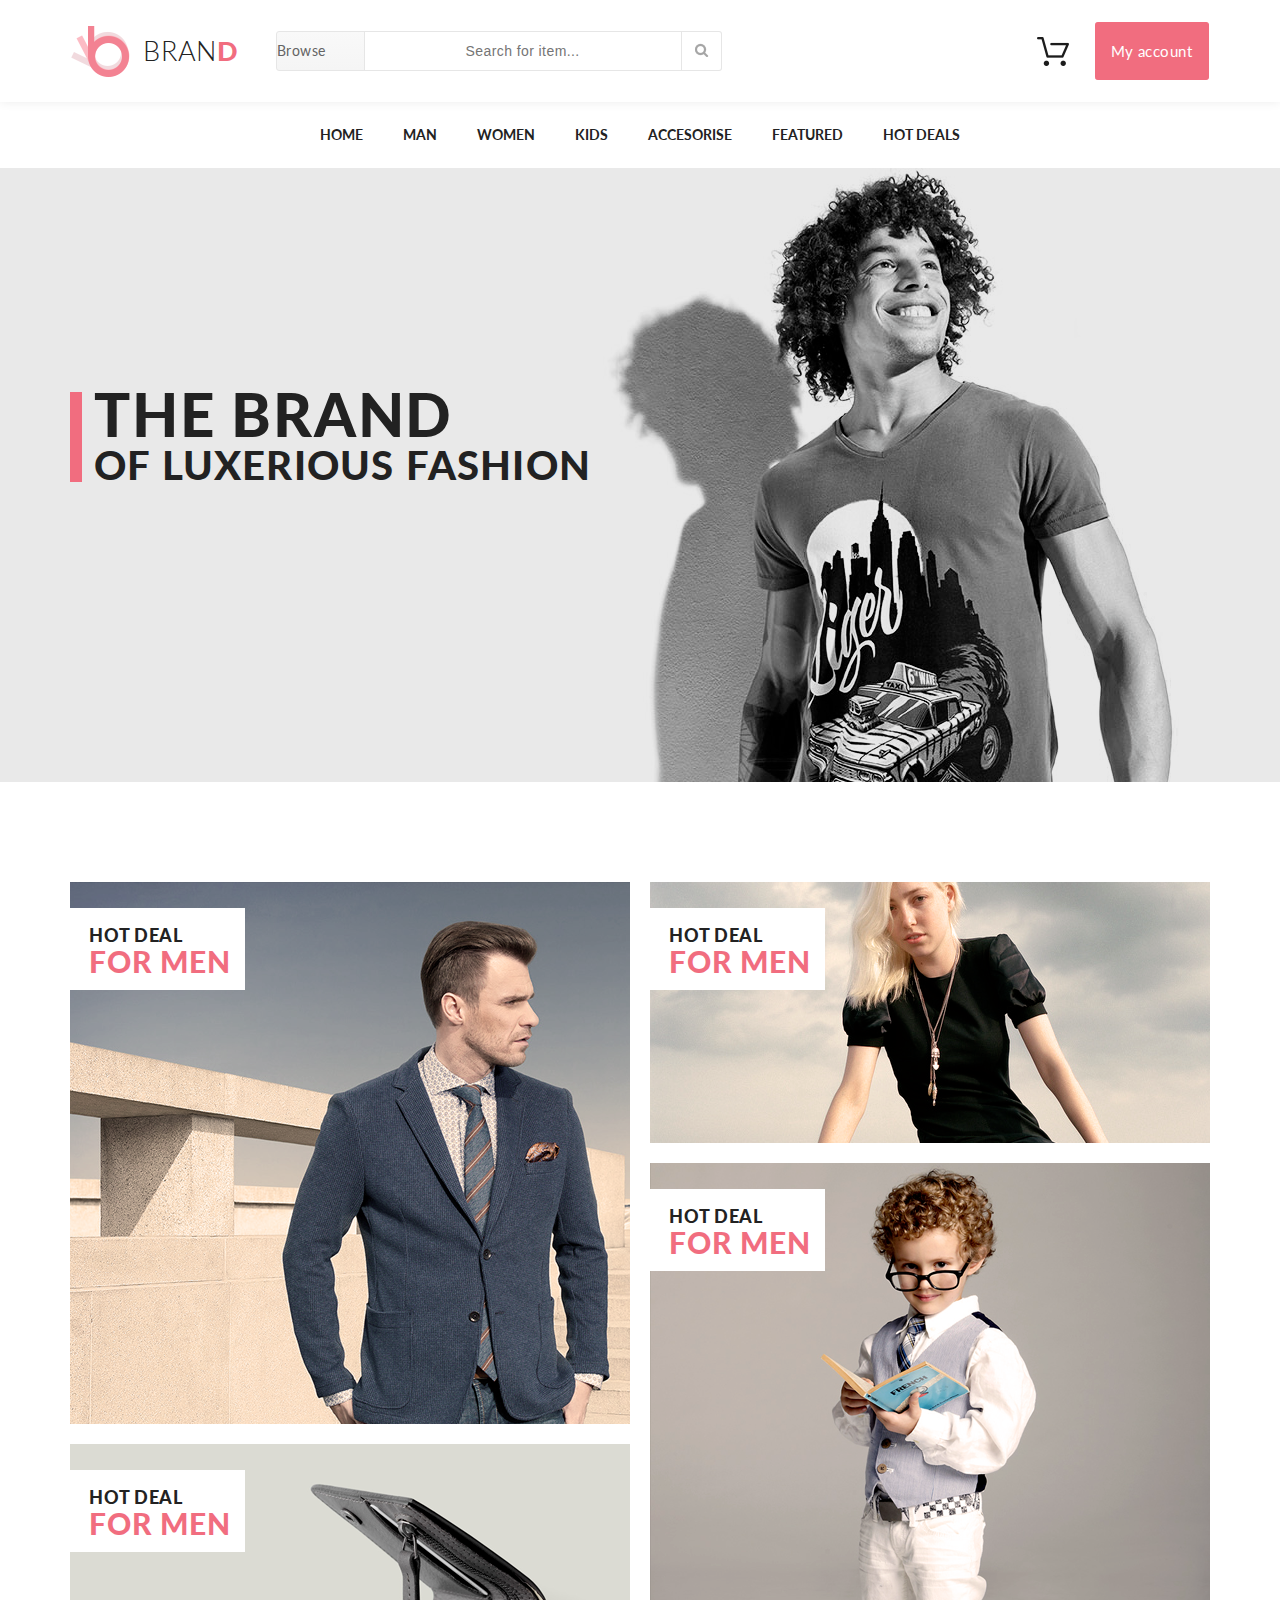
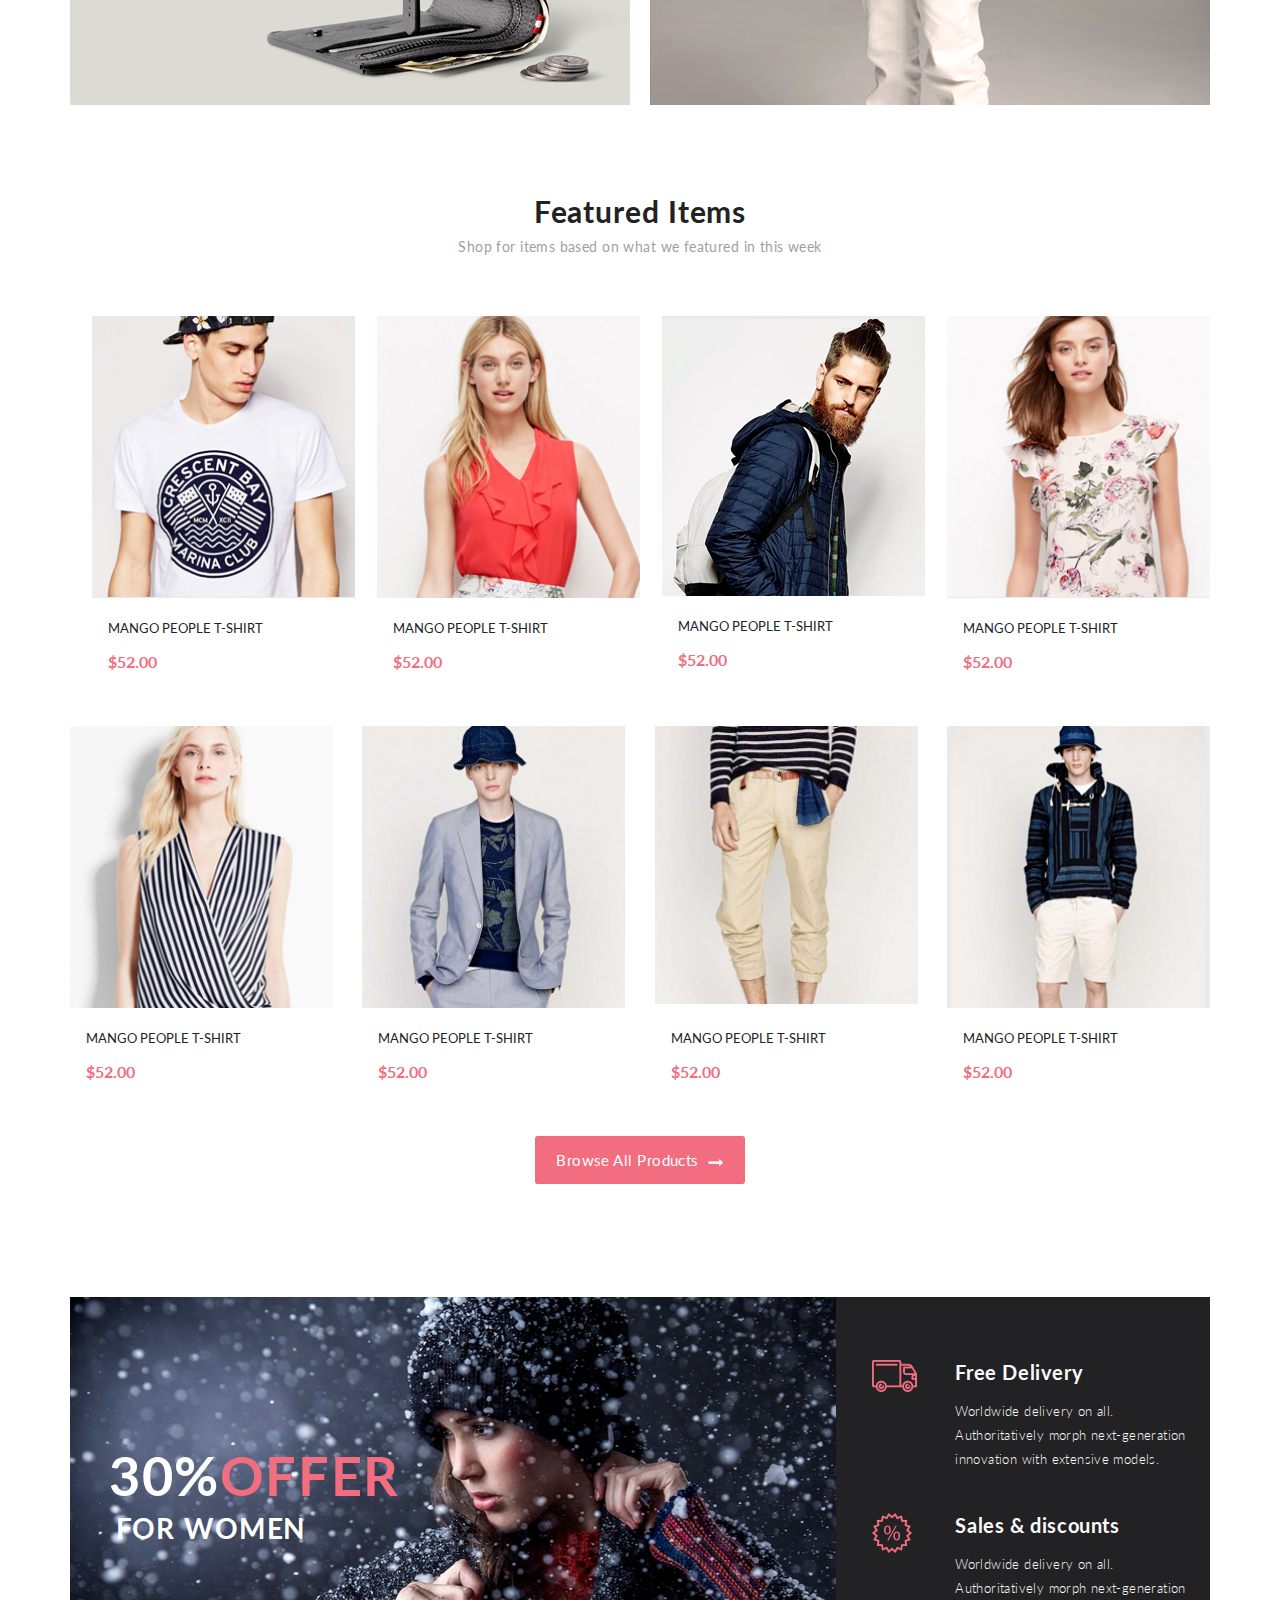
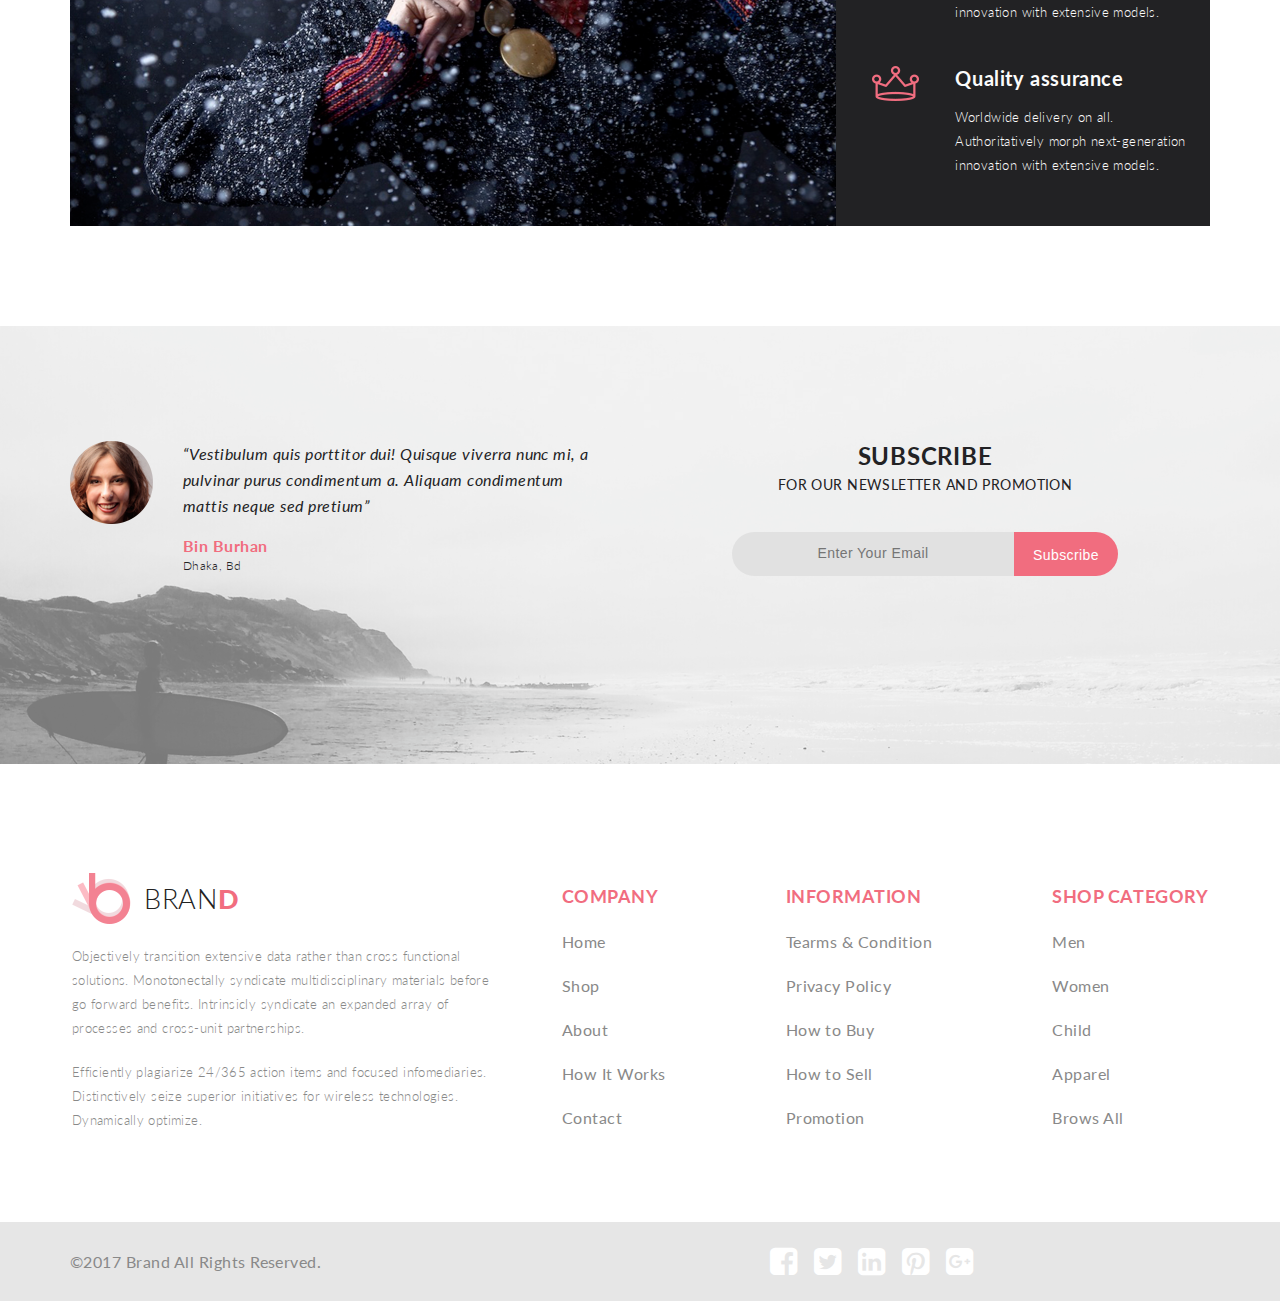
<file: GB__html__lessons/index.html>
<!DOCTYPE html>
<html lang="en">

<head>
    <meta charset="UTF-8">
    <meta name="viewport" content="width=device-width, initial-scale=1.0">
    <title>Main</title>
    <link href="https://fonts.googleapis.com/css?family=Lato:300,400,700,900&display=swap" rel="stylesheet">
    <link rel="stylesheet" href="font-awesome/css/font-awesome.min.css">



    <link rel="stylesheet" href="style.css">
</head>

<body>
    <div class="header center">
        <div class="header__left">
            <a href="" class="logo">
                <img class="logo__img" src="img/logo.png" alt="logo"></a>
            <a class="bran__letters" href="#">BRAN</a>
            <a class="d__letter" href="#">D</a>
            <form action="" class="header__form">
                <details class="browse">
                    <summary class="browse_button">Browse</summary>
                    <div class="drop">
                        <div class="drop__col">
                            <h3 class="drop__h3">Women</h3>
                            <ul class="drop__ul">
                                <li><a href="#" class="drop__a">Dresses</a></li>
                                <li><a href="#" class="drop__a">Tops</a></li>
                                <li><a href="#" class="drop__a">Sweaters/Knits</a></li>
                                <li><a href="#" class="drop__a">Jackets/Coats</a></li>
                                <li><a href="#" class="drop__a">Blazers</a></li>
                                <li><a href="#" class="drop__a">Denim</a></li>
                                <li><a href="#" class="drop__a">Leggings/Pants</a></li>
                                <li><a href="#" class="drop__a">Skirts/Shorts</a></li>
                                <li><a href="#" class="drop__a">Accessories</a></li>
                            </ul>
                        </div>
                    </div>
                </details>
                <input class="search__for" type="text" placeholder="Search for item...">
                <button class="search__icon"><img src="img/search.png"></button>
            </form>
        </div>
        <div class="header__right">
            <img class="header__cart" src="img/cart.png" alt="cart">
            <a class="button" href="">My account</a>
        </div>
    </div>
    <div class="nav">
        <ul class="menu center">
            <li class="menu__list"><a href="#" class="menu__link">Home</a></li>
            <li class="menu__list"><a href="#" class="menu__link">Man</a>
                <div class="drop">
                    <div class="drop__col">
                        <h3 class="drop__h3">Women</h3>
                        <ul class="drop__ul">
                            <li><a href="#" class="drop__a">Dresses</a></li>
                            <li><a href="#" class="drop__a">Tops</a></li>
                            <li><a href="#" class="drop__a">Sweaters/Knits</a></li>
                            <li><a href="#" class="drop__a">Jackets/Coats</a></li>
                            <li><a href="#" class="drop__a">Blazers</a></li>
                            <li><a href="#" class="drop__a">Denim</a></li>
                            <li><a href="#" class="drop__a">Leggings/Pants</a></li>
                            <li><a href="#" class="drop__a">Skirts/Shorts</a></li>
                            <li><a href="#" class="drop__a">Accessories</a></li>
                        </ul>

                    </div>
                    <div class="drop__col">
                        <h3 class="drop__h3">Women</h3>
                        <ul class="drop__ul">
                            <li><a href="#" class="drop__a">Dresses</a></li>
                            <li><a href="#" class="drop__a">Tops</a></li>
                            <li><a href="#" class="drop__a">Sweaters/Knits</a></li>
                            <li><a href="#" class="drop__a">Jackets/Coats</a></li>
                        </ul>
                    </div>
                    <div class="drop__col">
                        <h3 class="drop__h3">Women</h3>
                        <ul class="drop__ul">
                            <li><a href="#" class="drop__a">Dresses</a></li>
                            <li><a href="#" class="drop__a">Tops</a></li>
                            <li><a href="#" class="drop__a">Sweaters/Knits</a></li>
                            <li><a href="#" class="drop__a">Jackets/Coats</a></li>
                        </ul>
                    </div>

            </li>
            <li class="menu__list"><a href="#" class="menu__link">Women</a></li>
            <li class="menu__list"><a href="#" class="menu__link">Kids</a></li>
            <li class="menu__list"><a href="#" class="menu__link">Accesorise</a></li>
            <li class="menu__list"><a href="#" class="menu__link">Featured</a></li>
            <li class="menu__list"><a href="#" class="menu__link">Hot deals</a>
                <div class="drop drop_last">
                    <div class="drop__col">
                        <h3 class="drop__h3">Women</h3>
                        <ul class="drop__ul">
                            <li><a href="#" class="drop__a">Dresses</a></li>
                            <li><a href="#" class="drop__a">Tops</a></li>
                            <li><a href="#" class="drop__a">Sweaters/Knits</a></li>
                            <li><a href="#" class="drop__a">Jackets/Coats</a></li>
                            <li><a href="#" class="drop__a">Blazers</a></li>
                            <li><a href="#" class="drop__a">Denim</a></li>
                            <li><a href="#" class="drop__a">Leggings/Pants</a></li>
                            <li><a href="#" class="drop__a">Skirts/Shorts</a></li>
                            <li><a href="#" class="drop__a">Accessories</a></li>
                        </ul>

                    </div>
                    <div class="drop__col">
                        <h3 class="drop__h3">Women</h3>
                        <ul class="drop__ul">
                            <li><a href="#" class="drop__a">Dresses</a></li>
                            <li><a href="#" class="drop__a">Tops</a></li>
                            <li><a href="#" class="drop__a">Sweaters/Knits</a></li>
                            <li><a href="#" class="drop__a">Jackets/Coats</a></li>
                        </ul>
                    </div>
                    <div class="drop__col">
                        <h3 class="drop__h3">Women</h3>
                        <ul class="drop__ul">
                            <li><a href="#" class="drop__a">Dresses</a></li>
                            <li><a href="#" class="drop__a">Tops</a></li>
                            <li><a href="#" class="drop__a">Sweaters/Knits</a></li>
                            <li><a href="#" class="drop__a">Jackets/Coats</a></li>
                        </ul>
                    </div>

            </li>
        </ul>

    </div>
    <div class="promo center1">
        <div class="promo__content">
            <h1 class="promo__h1">THE BRAND</h1>
            <h2 class="promo__h2">OF LUXERIOUS FASHION</h2>
        </div>
    </div>
    <div class="offer center1">
        <div class="offer__box">
            <div class="offer__item offer__item_big">
                <div class="sticker">
                    <h4 class="promo__h4">hot deal</h4>
                    <h3 class="promo__h3">FOR MEN</h3>

                </div>
                <img src="img/suit_man.png" alt="photo">
            </div>
            <div class="offer__item">
                <div class="sticker">
                    <h4 class="promo__h4">hot deal</h4>
                    <h3 class="promo__h3">FOR MEN</h3>
                </div>
                <img src="img/accessorise.png" alt="photo" class="">
            </div>
        </div>

        <div class="offer__box">
            <div class="offer__item ">
                <div class="sticker">
                    <h4 class="promo__h4">hot deal</h4>
                    <h3 class="promo__h3">FOR MEN</h3>
                </div>
                <a href="#"><img src="img/blond_girl.png" alt="photo" class="">
            </div>
            <div class="offer__item offer__item_big">
                <div class="sticker">
                    <h4 class="promo__h4">hot deal</h4>
                    <h3 class="promo__h3">FOR MEN</h3>
                </div>
                <img src="img/kid_reading.png" alt="photo">
            </div>
        </div>
    </div>
    <div class="title_featured">
        <h5>Featured Items</h5>
        <p class="text">Shop for items based on what we featured in this week</p>
    </div>
    <div class="product__box center1">
        <div class="product center1">
            <a href="#"><img class="product__img" src="img/product-1.png" alt="photo product"></a>
            <div class="product__content">
                <a href="#" class="product__name">Mango People T-shirt</a>
                <p class="product__price">$52.00</p>
                <a href="#" class="product__add">Add to cart</a>
            </div>
        </div>
        <div class="product center1">
            <a href="#"><img class="product__img" src="img/girl_top_coral.png" alt="photo product"></a>
            <div class="product__content">
                <a href="#" class="product__name">Mango People T-shirt</a>
                <p class="product__price">$52.00</p>
                <a href="" class="product__add">Add to cart</a>
            </div>
        </div>
        <div class="product center1">
            <a href="#"><img class="product__img" src="img/hipster_boy.png" alt="photo product"></a>
            <div class="product__content">
                <a href="#" class="product__name">Mango People T-shirt</a>
                <p class="product__price">$52.00</p>
                <a href="" class="product__add">Add to cart</a>
            </div>
        </div>
        <div class="product center1">
            <a href="#"><img class="product__img" src="img/girl_floral_dress.png" alt="photo product"></a>
            <div class="product__content">
                <a href="#" class="product__name">Mango People T-shirt</a>
                <p class="product__price">$52.00</p>
                <a href="" class="product__add">Add to cart</a>
            </div>
        </div>
        <div class="product center1">
            <a href="#"><img class="product__img" src="img/girl_stripe_top.png" alt="photo product"></a>
            <div class="product__content">
                <a href="#" class="product__name">Mango People T-shirt</a>
                <p class="product__price">$52.00</p>
                <a href="" class="product__add">Add to cart</a>
            </div>
        </div>
        <div class="product center1">
            <a href="#"><img class="product__img" src="img/man_stupid_hat.png" alt="photo product"></a>
            <div class="product__content">
                <a href="#" class="product__name">Mango People T-shirt</a>
                <p class="product__price">$52.00</p>
                <a href="" class="product__add">Add to cart</a>
            </div>
        </div>
        <div class="product center1">
            <a href="#"><img class="product__img" src="img/chinos.png" alt="photo product"></a>
            <div class="product__content">
                <a href="#" class="product__name">Mango People T-shirt</a>
                <p class="product__price">$52.00</p>
                <a href="" class="product__add">Add to cart</a>
            </div>
        </div>
        <div class="product center1">
            <a href="#"><img class="product__img" src="img/man_short_pants.png" alt="photo product"></a>
            <div class="product__content">
                <a href="#" class="product__name">Mango People T-shirt</a>
                <p class="product__price">$52.00</p>
                <a href="" class="product__add">Add to cart</a>
            </div>
        </div>
    </div>
    <div class="button__arrow">
        <a class="button padding" href="#">Browse All Products<img class="arrow" src="img/arrow.png" alt="arrow"></a>
    </div>
    <div class="special__offer center1">
        <div class="special__box">
            <div class="special__box__text">
                <ul class="title">
                    <li class="title__1">30% </li>
                    <li class="title__1__pink">OFFER</li>
                </ul>
                <h3 class="title__2">FOR WOMEN</h3>
            </div>
        </div>
        <div class="content__advantages">
            <div class="content__advantages__container">
                <div class="content__advantages__box">
                    <div class="img__icon">
                        <img src="img/truck.png" alt="truck"></div>
                    <div class="text__content">
                        <section class="title__3">Free Delivery</section>
                        <article class="text__2">Worldwide delivery on all. Authoritatively morph next-generation
                            innovation with extensive models.
                        </article>
                    </div>
                </div>
                <div class="content__advantages__box">
                    <div class="img__icon"><img src="img/discount.png" alt="truck"></div>
                    <div class="text__content">
                        <section class="title__3">Sales & discounts</section>
                        <article class="text__2">Worldwide delivery on all. Authoritatively morph next-generation
                            innovation with extensive models.</article>
                    </div>
                </div>
                <div class="content__advantages__box">
                    <div class="img__icon">
                        <img src="img/crown.png" alt="truck">
                    </div>
                    <div class="text__content">
                        <section class="title__3">Quality assurance</section>
                        <article class="text__2">Worldwide delivery on all. Authoritatively morph next-generation
                            innovation
                            with extensive models.</article>
                    </div>
                </div>
            </div>
        </div>
    </div>
    <div class="subscribe">
        <div class="subscribe__container center1">
            <div class="feedback">
                <div class="feedback__avatar">
                    <img class="avatar" src="img/avatar.png" alt="avatar">
                </div>
                <div class="feedback__content">
                    <p class="text__3">“Vestibulum quis porttitor dui! Quisque viverra nunc mi, a pulvinar purus
                        condimentum
                        a.
                        Aliquam condimentum mattis neque sed pretium”</p>
                    <p class="name__text">Bin Burhan</p>
                    <p class="location__text">Dhaka, Bd</p>
                </div>

            </div>

            <div class="subscribe__box">
                <h6 class="title__4">Subscribe</h6>
                <p class="text__4">FOR OUR NEWSLETTER AND PROMOTION</p>
                <div class="subscribe__element">
                    <input class="subscribe__input" type="email" placeholder="Enter Your Email">
                    <button class="subscribe__button" type="submit" placeholder="Subscribe">Subscribe</button>
                </div>
            </div>
        </div>

    </div>
    <footer>
        <div class="footer__1 center">
            <div class="footer__left">
                <div class="logo__footer">
                    <a href="#" class="logo">
                        <img class="logo__img" src="img/logo.png" alt="logo"></a>
                    <a class="bran__letters" href="#">BRAN</a>
                    <a class="d__letter" href="#">D</a>
                </div>
                <p class="text__5">Objectively transition extensive data rather than cross functional solutions.
                    Monotonectally syndicate multidisciplinary materials before go forward benefits. Intrinsicly
                    syndicate
                    an expanded array of processes and cross-unit partnerships.<br>
                    <p class="text__5">Efficiently plagiarize 24/365
                        action items and focused infomediaries. Distinctively seize superior initiatives for wireless
                        technologies.
                        Dynamically optimize.</p>
            </div>
            <div class="footer__right">
                <div class="company">
                    <p class="title__5">COMPANY</p>
                    <ul class="footer__menu">
                        <li class="footer__menu"><a href="#" class="footer__menu">Home</a></li>
                        <li class="footer__menu"><a href="#" class="footer__menu">Shop</a></li>
                        <li class="footer__menu"><a href="#" class="footer__menu">About</a></li>
                        <li class="footer__menu"><a href="#" class="footer__menu">How It Works</a></li>
                        <li class="footer__menu"><a href="#" class="footer__menu">Contact</a></li>
                    </ul>
                </div>
                <div class="information">
                    <p class="title__5">INFORMATION</p>
                    <ul class="footer__menu">
                        <li class="footer__menu"><a href="#" class="footer__menu">Tearms & Condition</a></li>
                        <li class="footer__menu"><a href="#" class="footer__menu">Privacy Policy</a></li>
                        <li class="footer__menu"><a href="#" class="footer__menu">How to Buy</a></li>
                        <li class="footer__menu"><a href="#" class="footer__menu">How to Sell</a></li>
                        <li class="footer__menu"><a href="#" class="footer__menu">Promotion</a></li>
                    </ul>
                </div>
                <div class="shop__category">
                    <p class="title__5">SHOP CATEGORY</p>
                    <ul class="footer__menu">
                        <li class="footer__menu"><a href="#" class="footer__menu">Men</a></li>
                        <li class="footer__menu"><a href="#" class="footer__menu">Women</a></li>
                        <li class="footer__menu"><a href="#" class="footer__menu">Child</a></li>
                        <li class="footer__menu"><a href="#" class="footer__menu">Apparel</a></li>
                        <li class="footer__menu"><a href="#" class="footer__menu">Brows All</a></li>
                    </ul>

                </div>
            </div>
        </div>
        <div class="footer__2 center">
            <p class="copyright">2017 Brand All Rights Reserved.</p>
            <div class="social__networks">
                <a href="#" class="social__icon"><i class="fa fa-facebook-square fa-fw" aria-hidden="true"></i></a>
                <a href="#" class="social__icon"><i class="fa fa-twitter-square fa-fw" aria-hidden="true"></i></a>
                <a href="#" class="social__icon"><i class="fa fa-linkedin-square fa-fw" aria-hidden="true"></i></a>
                <a href="#" class="social__icon"><i class="fa fa-pinterest-square fa-fw" aria-hidden="true"></i></a>
                <a href="#" class="social__icon"><i class="fa fa-google-plus-square fa-fw" aria-hidden="true"></i></a>
            </div>
        </div>
    </footer>
</body>

</html>
</file>
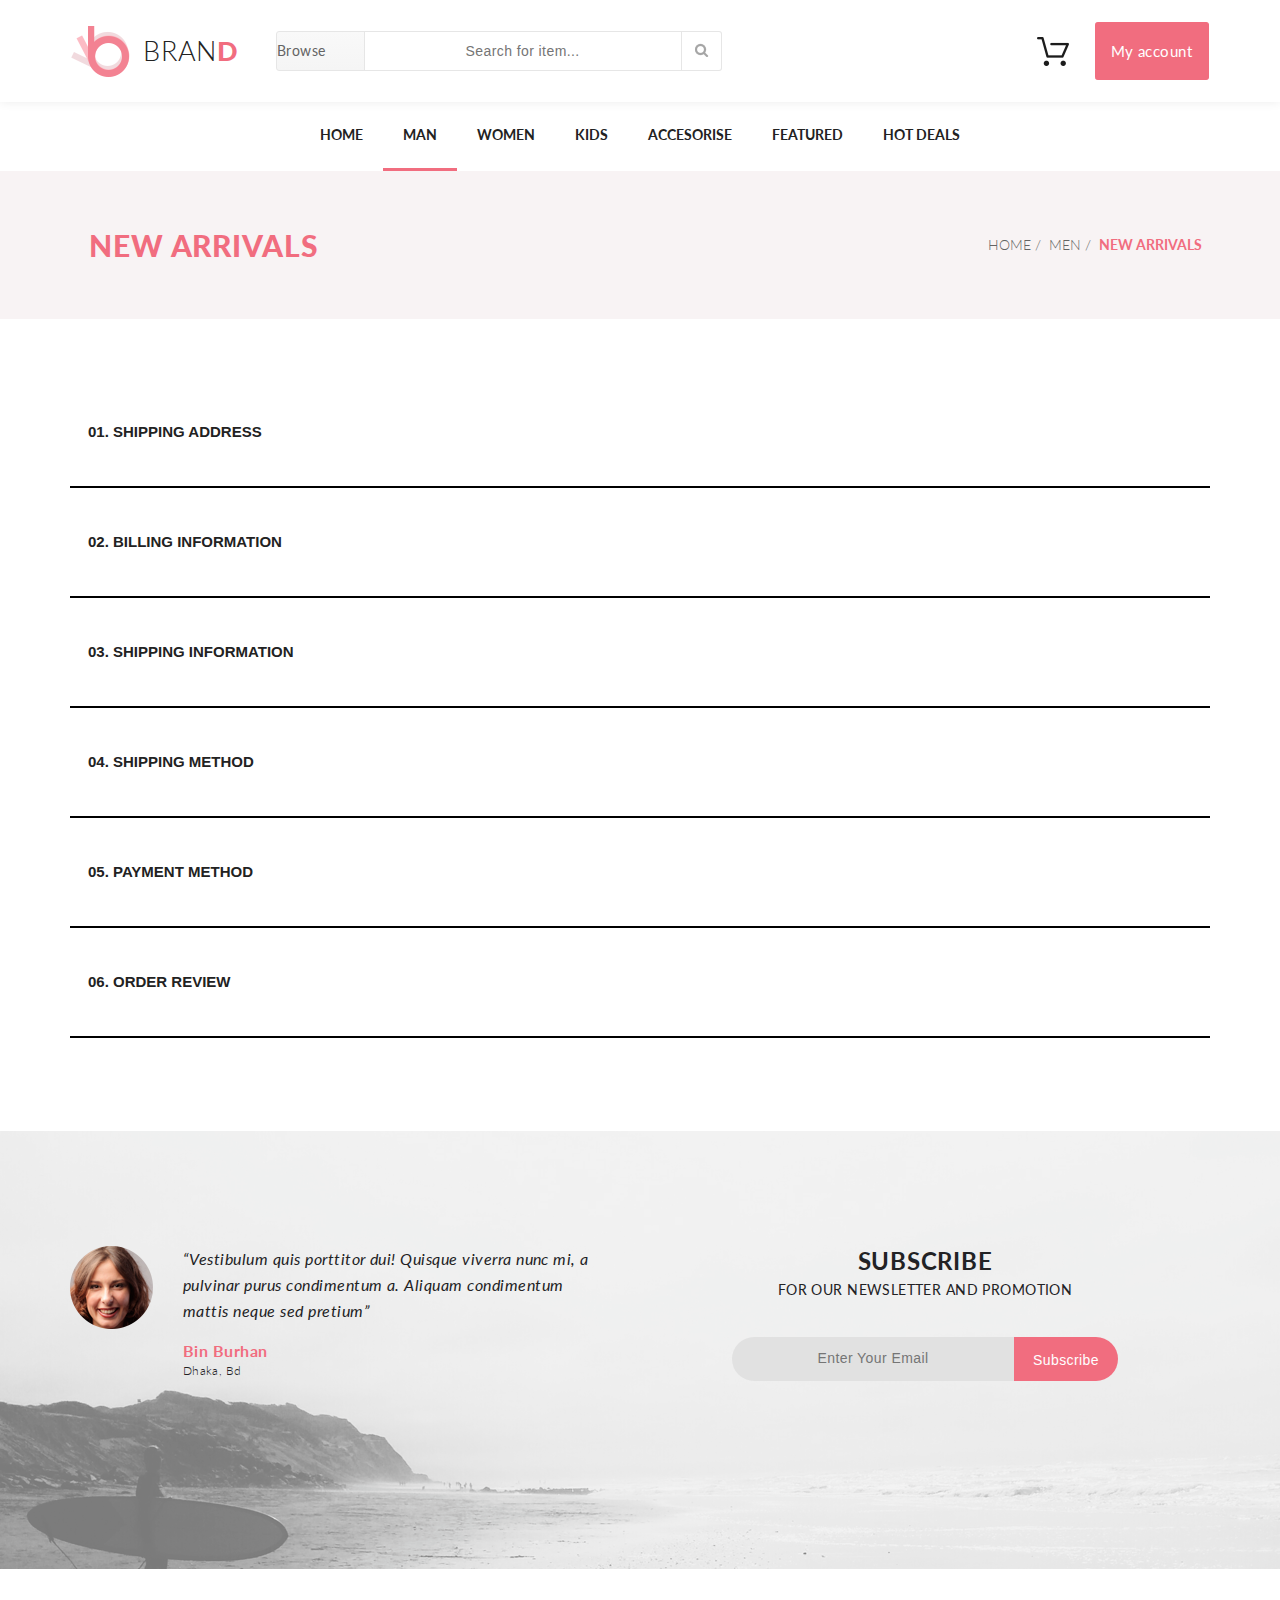
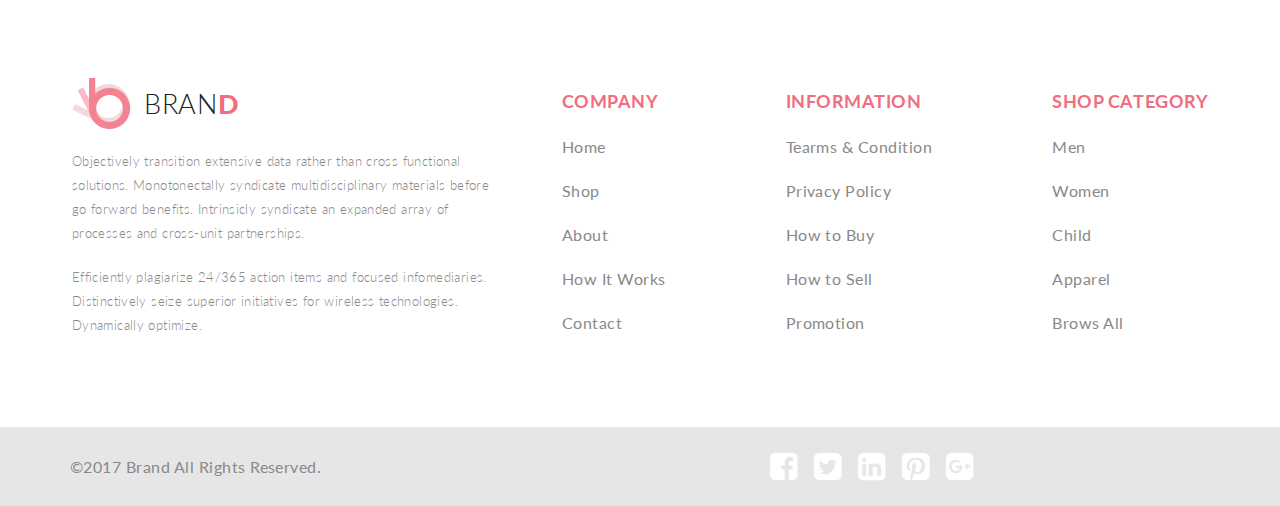
<file: GB__html__lessons/Checkout.html>
<!DOCTYPE html>
<html lang="en">

<head>
    <meta charset="UTF-8">
    <meta name="viewport" content="width=device-width, initial-scale=1.0">
    <title>Checkout</title>
    <link href="https://fonts.googleapis.com/css?family=Lato:300,400,700,900&display=swap" rel="stylesheet">
    <link rel="stylesheet" href="font-awesome/css/font-awesome.min.css">



    <link rel="stylesheet" href="style.css">
</head>

<body>
    <div class="header center">
        <div class="header__left">
            <a href="" class="logo">
                <img class="logo__img" src="img/logo.png" alt="logo"></a>
            <a class="bran__letters" href="#">BRAN</a>
            <a class="d__letter" href="#">D</a>
            <form action="" class="header__form">
                <details class="browse">
                    <summary class="browse_button">Browse</summary>
                    <div class="drop">
                        <div class="drop__col">
                            <h3 class="drop__h3">Women</h3>
                            <ul class="drop__ul">
                                <li><a href="#" class="drop__a">Dresses</a></li>
                                <li><a href="#" class="drop__a">Tops</a></li>
                                <li><a href="#" class="drop__a">Sweaters/Knits</a></li>
                                <li><a href="#" class="drop__a">Jackets/Coats</a></li>
                                <li><a href="#" class="drop__a">Blazers</a></li>
                                <li><a href="#" class="drop__a">Denim</a></li>
                                <li><a href="#" class="drop__a">Leggings/Pants</a></li>
                                <li><a href="#" class="drop__a">Skirts/Shorts</a></li>
                                <li><a href="#" class="drop__a">Accessories</a></li>
                            </ul>
                        </div>
                    </div>
                </details>
                <input class="search__for" type="text" placeholder="Search for item...">
                <button class="search__icon"><img src="img/search.png"></button>
            </form>
        </div>
        <div class="header__right">
            <img class="header__cart" src="img/cart.png" alt="cart">
            <a class="button" href="">My account</a>
        </div>
    </div>
    <div class="nav">
        <ul class="menu center">
            <li class="menu__list"><a href="#" class="menu__link">Home</a></li>
            <li class="menu__list"><a href="#" class="menu__link active__menu">Man</a>
                <div class="drop">
                    <div class="drop__col">
                        <h3 class="drop__h3">Women</h3>
                        <ul class="drop__ul">
                            <li><a href="#" class="drop__a">Dresses</a></li>
                            <li><a href="#" class="drop__a">Tops</a></li>
                            <li><a href="#" class="drop__a">Sweaters/Knits</a></li>
                            <li><a href="#" class="drop__a">Jackets/Coats</a></li>
                            <li><a href="#" class="drop__a">Blazers</a></li>
                            <li><a href="#" class="drop__a">Denim</a></li>
                            <li><a href="#" class="drop__a">Leggings/Pants</a></li>
                            <li><a href="#" class="drop__a">Skirts/Shorts</a></li>
                            <li><a href="#" class="drop__a">Accessories</a></li>
                        </ul>

                    </div>
                    <div class="drop__col">
                        <h3 class="drop__h3">Women</h3>
                        <ul class="drop__ul">
                            <li><a href="#" class="drop__a">Dresses</a></li>
                            <li><a href="#" class="drop__a">Tops</a></li>
                            <li><a href="#" class="drop__a">Sweaters/Knits</a></li>
                            <li><a href="#" class="drop__a">Jackets/Coats</a></li>
                        </ul>
                    </div>
                    <div class="drop__col">
                        <h3 class="drop__h3">Women</h3>
                        <ul class="drop__ul">
                            <li><a href="#" class="drop__a">Dresses</a></li>
                            <li><a href="#" class="drop__a">Tops</a></li>
                            <li><a href="#" class="drop__a">Sweaters/Knits</a></li>
                            <li><a href="#" class="drop__a">Jackets/Coats</a></li>
                        </ul>
                    </div>

            </li>
            <li class="menu__list"><a href="#" class="menu__link">Women</a></li>
            <li class="menu__list"><a href="#" class="menu__link">Kids</a></li>
            <li class="menu__list"><a href="#" class="menu__link">Accesorise</a></li>
            <li class="menu__list"><a href="#" class="menu__link">Featured</a></li>
            <li class="menu__list"><a href="#" class="menu__link">Hot deals</a>
                <div class="drop drop_last">
                    <div class="drop__col">
                        <h3 class="drop__h3">Women</h3>
                        <ul class="drop__ul">
                            <li><a href="#" class="drop__a">Dresses</a></li>
                            <li><a href="#" class="drop__a">Tops</a></li>
                            <li><a href="#" class="drop__a">Sweaters/Knits</a></li>
                            <li><a href="#" class="drop__a">Jackets/Coats</a></li>
                            <li><a href="#" class="drop__a">Blazers</a></li>
                            <li><a href="#" class="drop__a">Denim</a></li>
                            <li><a href="#" class="drop__a">Leggings/Pants</a></li>
                            <li><a href="#" class="drop__a">Skirts/Shorts</a></li>
                            <li><a href="#" class="drop__a">Accessories</a></li>
                        </ul>

                    </div>
                    <div class="drop__col">
                        <h3 class="drop__h3">Women</h3>
                        <ul class="drop__ul">
                            <li><a href="#" class="drop__a">Dresses</a></li>
                            <li><a href="#" class="drop__a">Tops</a></li>
                            <li><a href="#" class="drop__a">Sweaters/Knits</a></li>
                            <li><a href="#" class="drop__a">Jackets/Coats</a></li>
                        </ul>
                    </div>
                    <div class="drop__col">
                        <h3 class="drop__h3">Women</h3>
                        <ul class="drop__ul">
                            <li><a href="#" class="drop__a">Dresses</a></li>
                            <li><a href="#" class="drop__a">Tops</a></li>
                            <li><a href="#" class="drop__a">Sweaters/Knits</a></li>
                            <li><a href="#" class="drop__a">Jackets/Coats</a></li>
                        </ul>
                    </div>

            </li>
        </ul>

    </div>
    <main>
        <div class="product__header center">
            <p class="catalog__h3">New Arrivals</p>
            <ul class="breadcrumbs__list">
                <li class="breadcrumbs"><a href="#" class="breadcrumbs">Home /</a></li>
                <li class="breadcrumbs"><a href="#" class="breadcrumbs">Men /</a></li>
                <li class="breadcrumbs"><a href="#" class="breadcrumbs current">New Arrivals</a></li>
            </ul>
        </div>
        <div class="accordion__wrap center">
            <button class="accordion">01. Shipping Address</button>
            <div class="panel">
                <div class="checkout__item1">
                    <h6 class="checkout__title">Check as a guest or register</h6>
                    <p class="checkout__text">Register with us for future convenience</p>
                    <div class="control">
                        <label class="radio">
                          <input type="radio" name="answer">
                          checkout as guest
                        </label>
                        <label class="radio">
                          <input type="radio" name="answer">
                          register
                        </label>
                      </div>
                      <h6 class="checkout__title">Register and save time!</h6>
                      <p class="checkout__text"><i class="fa fa-angle-double-right fa-inverse2" aria-hidden="true"></i></i>Register with us for future convenience</p>
                      <p class="checkout__text"><i class="fa fa-angle-double-right fa-inverse2" aria-hidden="true"></i></i>Fast and easy checkout</p>
                      <p class="checkout__text line-height">Easy access to your order history and status</p>
                      <button class="button__cart">Continue</button>                                         
                </div>
                <div class="checkout__item2">
                    <h6 class="checkout__title">Already registered?</h6>
                    <p class="checkout__text">Please log in below</p>
                    <label class="checkout__label">EMAIL ADDRESS</label>
                    <input type="email" class="checkout__input" placeholder="" label="EMAIL ADDRESS">
                    <label class="checkout__label">PASSWORD</label>
                    <input type="password" class="checkout__input" placeholder="" label="PASSWORD">                
                    <p class="text__alert">* Required Fileds</p>
                    <div class="button__wrap">
                        <button class="button__cart">Log in</button>
                    <a href="#" class="checkout__link">Forgot Password ?</a>
                    </div>                  
                </div>
            </div>

            <button open class="accordion">02. BILLING INFORMATION</button>
            <div class="panel">
                <p>Lorem ipsum dolor sit amet, consectetur adipisicing elit, sed do eiusmod tempor incididunt ut labore et
                    dolore magna aliqua. Ut enim ad minim veniam, quis nostrud exercitation ullamco laboris nisi ut aliquip
                    ex ea commodo consequat.</p>
            </div>
            <button class="accordion">03. SHIPPING INFORMATION</button>
            <div class="panel">
                <p>Lorem ipsum dolor sit amet, consectetur adipisicing elit, sed do eiusmod tempor incididunt ut labore et
                    dolore magna aliqua. Ut enim ad minim veniam, quis nostrud exercitation ullamco laboris nisi ut aliquip
                    ex ea commodo consequat.</p>
            </div>
            <button class="accordion">04. SHIPPING METHOD</button>
            <div class="panel">
                <p>Lorem ipsum dolor sit amet, consectetur adipisicing elit, sed do eiusmod tempor incididunt ut labore et
                    dolore magna aliqua. Ut enim ad minim veniam, quis nostrud exercitation ullamco laboris nisi ut aliquip
                    ex ea commodo consequat.</p>
            </div>
            <button class="accordion">05. PAYMENT METHOD</button>
            <div class="panel">
                <p>Lorem ipsum dolor sit amet, consectetur adipisicing elit, sed do eiusmod tempor incididunt ut labore et
                    dolore magna aliqua. Ut enim ad minim veniam, quis nostrud exercitation ullamco laboris nisi ut aliquip
                    ex ea commodo consequat.</p>
            </div>            
            <button class="accordion">06. ORDER REVIEW</button>
            <div class="panel">
                <p>Lorem ipsum dolor sit amet, consectetur adipisicing elit, sed do eiusmod tempor incididunt ut labore et
                    dolore magna aliqua. Ut enim ad minim veniam, quis nostrud exercitation ullamco laboris nisi ut aliquip
                    ex ea commodo consequat.</p>
            </div>

            <script>
                var acc = document.getElementsByClassName("accordion");
                var i;

                for (i = 0; i < acc.length; i++) {
                    acc[i].addEventListener("click", function () {
                        this.classList.toggle("active");
                        var panel = this.nextElementSibling;
                        if (panel.style.maxHeight) {
                            panel.style.maxHeight = null;
                        } else {
                            panel.style.maxHeight = panel.scrollHeight + "100px";
                        }
                    });
                }
            </script>
        </div>
        <div class="subscribe">
            <div class="subscribe__container center1">
                <div class="feedback">
                    <div class="feedback__avatar">
                        <img class="avatar" src="img/avatar.png" alt="avatar">
                    </div>
                    <div class="feedback__content">
                        <p class="text__3">“Vestibulum quis porttitor dui! Quisque viverra nunc mi, a pulvinar purus
                            condimentum
                            a.
                            Aliquam condimentum mattis neque sed pretium”</p>
                        <p class="name__text">Bin Burhan</p>
                        <p class="location__text">Dhaka, Bd</p>
                    </div>

                </div>
                <div class="subscribe__box">
                    <h6 class="title__4">Subscribe</h6>
                    <p class="text__4">FOR OUR NEWSLETTER AND PROMOTION</p>
                    <div class="subscribe__element">
                        <input class="subscribe__input" type="email" placeholder="Enter Your Email">
                        <button class="subscribe__button" type="submit" placeholder="Subscribe">Subscribe</button>
                    </div>
                </div>
            </div>

        </div>
    </main>
    <footer>
        <div class="footer__1 center">
            <div class="footer__left">
                <div class="logo__footer">
                    <a href="#" class="logo">
                        <img class="logo__img" src="img/logo.png" alt="logo"></a>
                    <a class="bran__letters" href="#">BRAN</a>
                    <a class="d__letter" href="#">D</a>
                </div>
                <p class="text__5">Objectively transition extensive data rather than cross functional solutions.
                    Monotonectally syndicate multidisciplinary materials before go forward benefits. Intrinsicly
                    syndicate
                    an expanded array of processes and cross-unit partnerships.<br>
                    <p class="text__5">Efficiently plagiarize 24/365
                        action items and focused infomediaries. Distinctively seize superior initiatives for
                        wireless
                        technologies.
                        Dynamically optimize.</p>
            </div>
            <div class="footer__right">
                <div class="company">
                    <p class="title__5">COMPANY</p>
                    <ul class="footer__menu">
                        <li class="footer__menu"><a href="#" class="footer__menu">Home</a></li>
                        <li class="footer__menu"><a href="#" class="footer__menu">Shop</a></li>
                        <li class="footer__menu"><a href="#" class="footer__menu">About</a></li>
                        <li class="footer__menu"><a href="#" class="footer__menu">How It Works</a></li>
                        <li class="footer__menu"><a href="#" class="footer__menu">Contact</a></li>
                    </ul>
                </div>
                <div class="information">
                    <p class="title__5">INFORMATION</p>
                    <ul class="footer__menu">
                        <li class="footer__menu"><a href="#" class="footer__menu">Tearms & Condition</a></li>
                        <li class="footer__menu"><a href="#" class="footer__menu">Privacy Policy</a></li>
                        <li class="footer__menu"><a href="#" class="footer__menu">How to Buy</a></li>
                        <li class="footer__menu"><a href="#" class="footer__menu">How to Sell</a></li>
                        <li class="footer__menu"><a href="#" class="footer__menu">Promotion</a></li>
                    </ul>
                </div>
                <div class="shop__category">
                    <p class="title__5">SHOP CATEGORY</p>
                    <ul class="footer__menu">
                        <li class="footer__menu"><a href="#" class="footer__menu">Men</a></li>
                        <li class="footer__menu"><a href="#" class="footer__menu">Women</a></li>
                        <li class="footer__menu"><a href="#" class="footer__menu">Child</a></li>
                        <li class="footer__menu"><a href="#" class="footer__menu">Apparel</a></li>
                        <li class="footer__menu"><a href="#" class="footer__menu">Brows All</a></li>
                    </ul>

                </div>
            </div>
        </div>
        <div class="footer__2 center">
            <p class="copyright">2017 Brand All Rights Reserved.</p>
            <div class="social__networks">
                <a href="#" class="social__icon"><i class="fa fa-facebook-square fa-fw" aria-hidden="true"></i></a>
                <a href="#" class="social__icon"><i class="fa fa-twitter-square fa-fw" aria-hidden="true"></i></a>
                <a href="#" class="social__icon"><i class="fa fa-linkedin-square fa-fw" aria-hidden="true"></i></a>
                <a href="#" class="social__icon"><i class="fa fa-pinterest-square fa-fw" aria-hidden="true"></i></a>
                <a href="#" class="social__icon"><i class="fa fa-google-plus-square fa-fw" aria-hidden="true"></i></a>
            </div>
        </div>
    </footer>
</body>

</html>
</file>
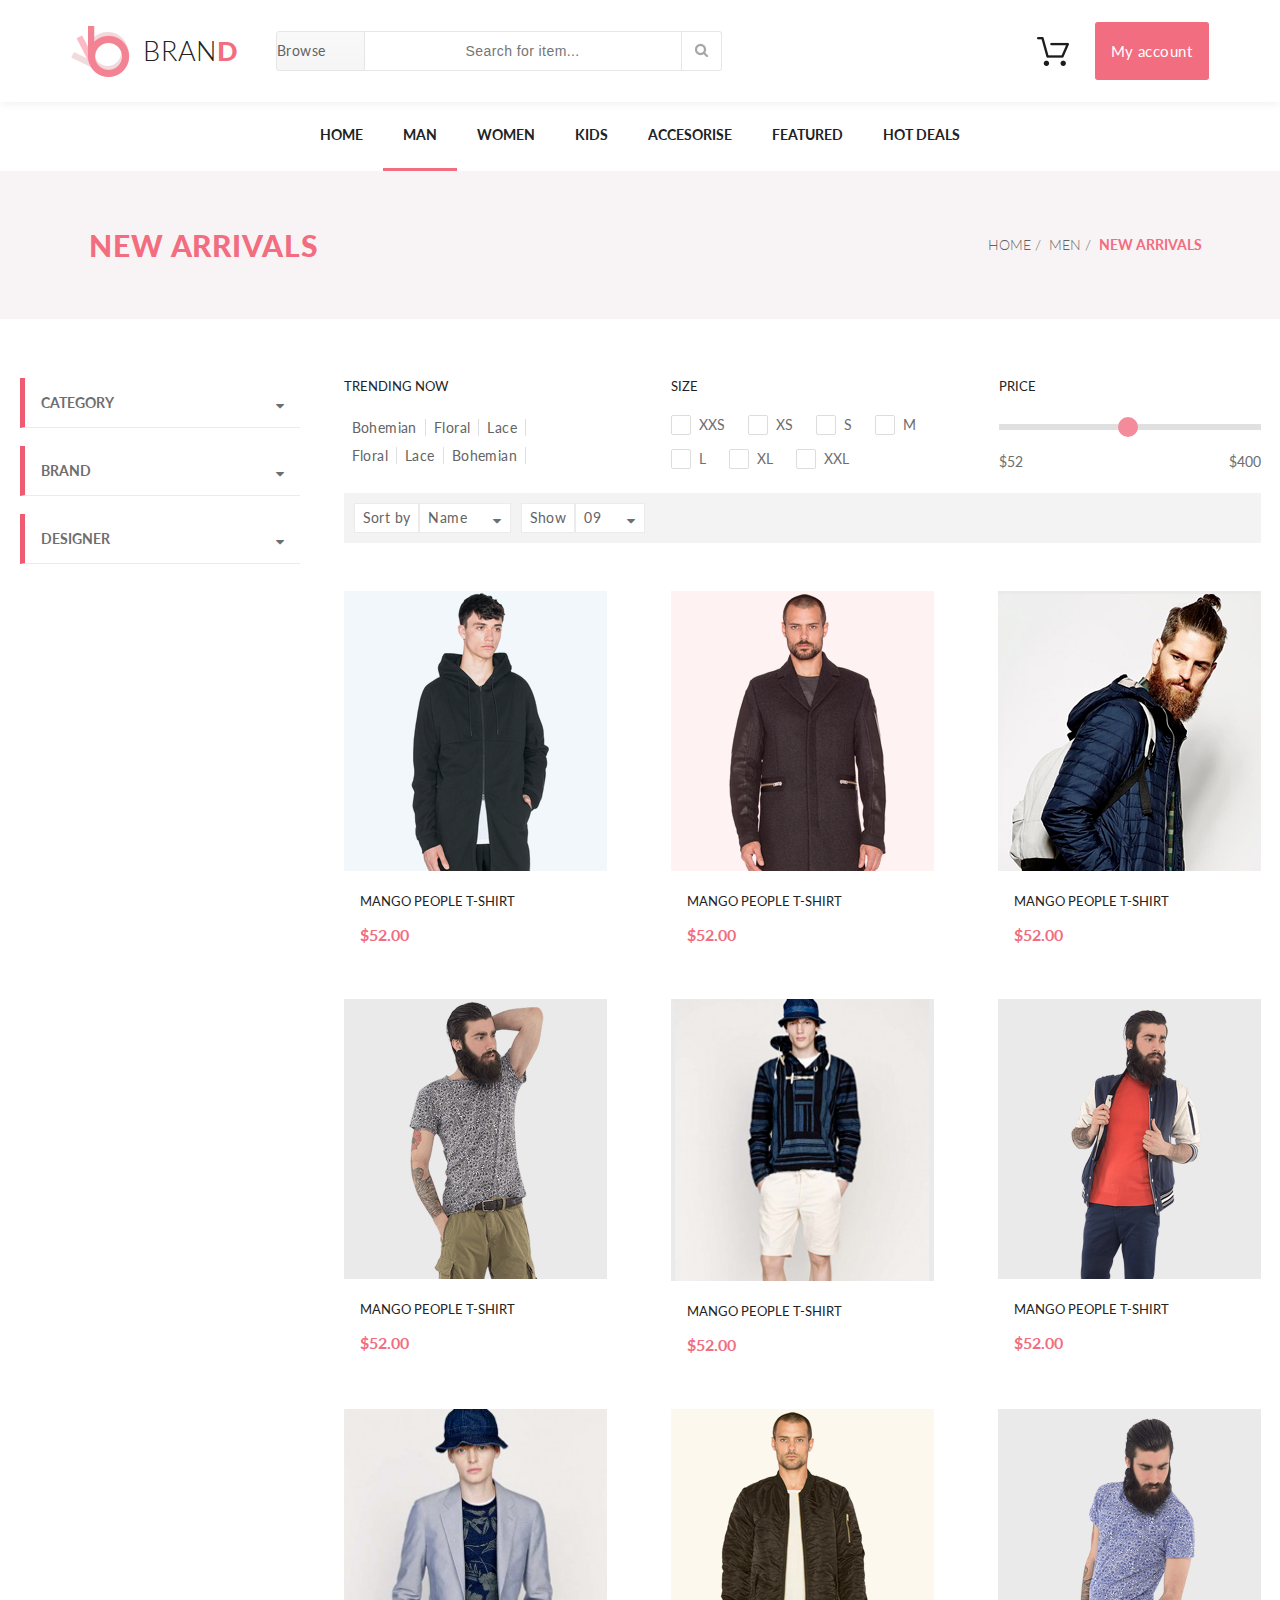
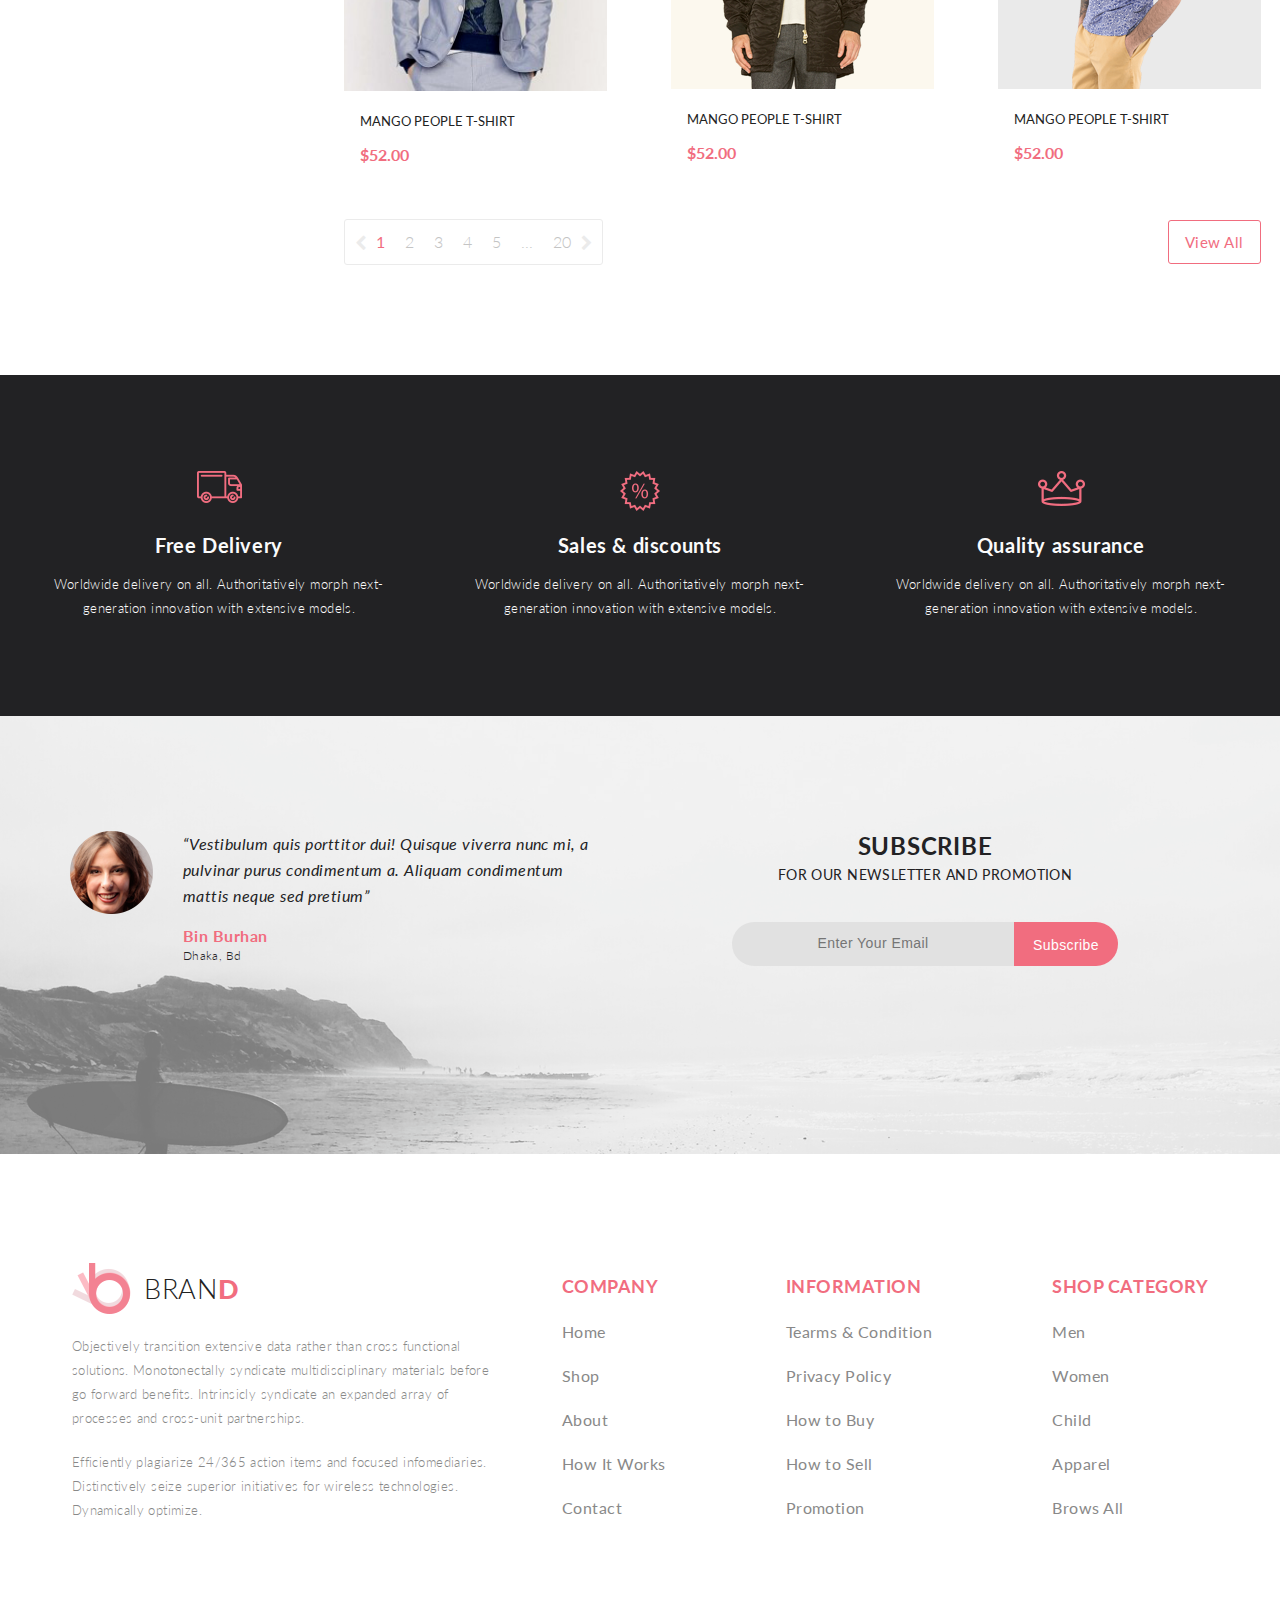
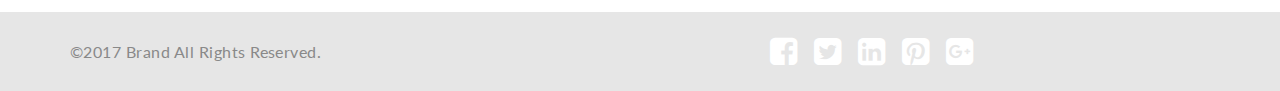
<file: GB__html__lessons/Product.html>
<!DOCTYPE html>
<html lang="en">

<head>
    <meta charset="UTF-8">
    <meta name="viewport" content="width=device-width, initial-scale=1.0">
    <title>Product</title>
    <link href="https://fonts.googleapis.com/css?family=Lato:300,400,700,900&display=swap" rel="stylesheet">
    <link rel="stylesheet" href="font-awesome/css/font-awesome.min.css">



    <link rel="stylesheet" href="style.css">
</head>

<body>
    <div class="header center">
        <div class="header__left">
            <a href="" class="logo">
                <img class="logo__img" src="img/logo.png" alt="logo"></a>
            <a class="bran__letters" href="#">BRAN</a>
            <a class="d__letter" href="#">D</a>
            <form action="" class="header__form">
                <details class="browse">
                    <summary class="browse_button">Browse</summary>
                    <div class="drop">
                        <div class="drop__col">
                            <h3 class="drop__h3">Women</h3>
                            <ul class="drop__ul">
                                <li><a href="#" class="drop__a">Dresses</a></li>
                                <li><a href="#" class="drop__a">Tops</a></li>
                                <li><a href="#" class="drop__a">Sweaters/Knits</a></li>
                                <li><a href="#" class="drop__a">Jackets/Coats</a></li>
                                <li><a href="#" class="drop__a">Blazers</a></li>
                                <li><a href="#" class="drop__a">Denim</a></li>
                                <li><a href="#" class="drop__a">Leggings/Pants</a></li>
                                <li><a href="#" class="drop__a">Skirts/Shorts</a></li>
                                <li><a href="#" class="drop__a">Accessories</a></li>
                            </ul>
                        </div>
                    </div>
                </details>
                <input class="search__for" type="text" placeholder="Search for item...">
                <button class="search__icon"><img src="img/search.png"></button>
            </form>
        </div>
        <div class="header__right">
            <img class="header__cart" src="img/cart.png" alt="cart">
            <a class="button" href="">My account</a>
        </div>
    </div>
    <div class="nav">
        <ul class="menu center">
            <li class="menu__list"><a href="#" class="menu__link">Home</a></li>
            <li class="menu__list"><a href="#" class="menu__link active__menu">Man</a>
                <div class="drop">
                    <div class="drop__col">
                        <h3 class="drop__h3">Women</h3>
                        <ul class="drop__ul">
                            <li><a href="#" class="drop__a">Dresses</a></li>
                            <li><a href="#" class="drop__a">Tops</a></li>
                            <li><a href="#" class="drop__a">Sweaters/Knits</a></li>
                            <li><a href="#" class="drop__a">Jackets/Coats</a></li>
                            <li><a href="#" class="drop__a">Blazers</a></li>
                            <li><a href="#" class="drop__a">Denim</a></li>
                            <li><a href="#" class="drop__a">Leggings/Pants</a></li>
                            <li><a href="#" class="drop__a">Skirts/Shorts</a></li>
                            <li><a href="#" class="drop__a">Accessories</a></li>
                        </ul>

                    </div>
                    <div class="drop__col">
                        <h3 class="drop__h3">Women</h3>
                        <ul class="drop__ul">
                            <li><a href="#" class="drop__a">Dresses</a></li>
                            <li><a href="#" class="drop__a">Tops</a></li>
                            <li><a href="#" class="drop__a">Sweaters/Knits</a></li>
                            <li><a href="#" class="drop__a">Jackets/Coats</a></li>
                        </ul>
                    </div>
                    <div class="drop__col">
                        <h3 class="drop__h3">Women</h3>
                        <ul class="drop__ul">
                            <li><a href="#" class="drop__a">Dresses</a></li>
                            <li><a href="#" class="drop__a">Tops</a></li>
                            <li><a href="#" class="drop__a">Sweaters/Knits</a></li>
                            <li><a href="#" class="drop__a">Jackets/Coats</a></li>
                        </ul>
                    </div>

            </li>
            <li class="menu__list"><a href="#" class="menu__link">Women</a></li>
            <li class="menu__list"><a href="#" class="menu__link">Kids</a></li>
            <li class="menu__list"><a href="#" class="menu__link">Accesorise</a></li>
            <li class="menu__list"><a href="#" class="menu__link">Featured</a></li>
            <li class="menu__list"><a href="#" class="menu__link">Hot deals</a>
                <div class="drop drop_last">
                    <div class="drop__col">
                        <h3 class="drop__h3">Women</h3>
                        <ul class="drop__ul">
                            <li><a href="#" class="drop__a">Dresses</a></li>
                            <li><a href="#" class="drop__a">Tops</a></li>
                            <li><a href="#" class="drop__a">Sweaters/Knits</a></li>
                            <li><a href="#" class="drop__a">Jackets/Coats</a></li>
                            <li><a href="#" class="drop__a">Blazers</a></li>
                            <li><a href="#" class="drop__a">Denim</a></li>
                            <li><a href="#" class="drop__a">Leggings/Pants</a></li>
                            <li><a href="#" class="drop__a">Skirts/Shorts</a></li>
                            <li><a href="#" class="drop__a">Accessories</a></li>
                        </ul>

                    </div>
                    <div class="drop__col">
                        <h3 class="drop__h3">Women</h3>
                        <ul class="drop__ul">
                            <li><a href="#" class="drop__a">Dresses</a></li>
                            <li><a href="#" class="drop__a">Tops</a></li>
                            <li><a href="#" class="drop__a">Sweaters/Knits</a></li>
                            <li><a href="#" class="drop__a">Jackets/Coats</a></li>
                        </ul>
                    </div>
                    <div class="drop__col">
                        <h3 class="drop__h3">Women</h3>
                        <ul class="drop__ul">
                            <li><a href="#" class="drop__a">Dresses</a></li>
                            <li><a href="#" class="drop__a">Tops</a></li>
                            <li><a href="#" class="drop__a">Sweaters/Knits</a></li>
                            <li><a href="#" class="drop__a">Jackets/Coats</a></li>
                        </ul>
                    </div>

            </li>
        </ul>

    </div>
    <main>
        <div class="product__header center">
            <p class="catalog__h3">New Arrivals</p>
            <ul class="breadcrumbs__list">
                <li class="breadcrumbs"><a href="#" class="breadcrumbs">Home /</a></li>
                <li class="breadcrumbs"><a href="#" class="breadcrumbs">Men /</a></li>
                <li class="breadcrumbs"><a href="#" class="breadcrumbs current">New Arrivals</a></li>
            </ul>
        </div>
        
            <div class="main__content center">
                <div class="wrap__product">
                    <details class="sorting">
                            <summary class="sorting__list__price">Category<i class="fa fa-sort-desc fa-fw-2 fa-inverse-1" aria-hidden="true"></i></summary>
                            <ul class="drop__ul margin">
                                <li><a href="#" class="drop__a">Dresses</a></li>
                                <li><a href="#" class="drop__a">Tops</a></li>
                                <li><a href="#" class="drop__a">Sweaters/Knits</a></li>
                                <li><a href="#" class="drop__a">Jackets/Coats</a></li>
                                <li><a href="#" class="drop__a">Blazers</a></li>
                                <li><a href="#" class="drop__a">Denim</a></li>
                                <li><a href="#" class="drop__a">Leggings/Pants</a></li>
                                <li><a href="#" class="drop__a">Skirts/Shorts</a></li>
                                <li><a href="#" class="drop__a">Accessories</a></li>
                            </ul>
                            </details>
                            <details class="sorting">
                                <summary class="sorting__list__price">BRAND<i class="fa fa-sort-desc fa-fw-2 fa-inverse-1" aria-hidden="true"></i></summary>
                            <ul class="drop__ul margin">
                                <li><a href="#" class="drop__a">Dresses</a></li>
                                <li><a href="#" class="drop__a">Tops</a></li>
                                <li><a href="#" class="drop__a">Sweaters/Knits</a></li>
                                <li><a href="#" class="drop__a">Jackets/Coats</a></li>
                                <li><a href="#" class="drop__a">Blazers</a></li>
                                <li><a href="#" class="drop__a">Denim</a></li>
                                <li><a href="#" class="drop__a">Leggings/Pants</a></li>
                                <li><a href="#" class="drop__a">Skirts/Shorts</a></li>
                                <li><a href="#" class="drop__a">Accessories</a></li>
                            </ul>
                        </details>
                        <details class="sorting">
                            <summary class="sorting__list__price">dESIGNER<i class="fa fa-sort-desc fa-fw-2 fa-inverse-1" aria-hidden="true"></i></summary>
                            <ul class="drop__ul margin">
                                <li><a href="#" class="drop__a">Dresses</a></li>
                                <li><a href="#" class="drop__a">Tops</a></li>
                                <li><a href="#" class="drop__a">Sweaters/Knits</a></li>
                                <li><a href="#" class="drop__a">Jackets/Coats</a></li>
                                <li><a href="#" class="drop__a">Blazers</a></li>
                                <li><a href="#" class="drop__a">Denim</a></li>
                                <li><a href="#" class="drop__a">Leggings/Pants</a></li>
                                <li><a href="#" class="drop__a">Skirts/Shorts</a></li>
                                <li><a href="#" class="drop__a">Accessories</a></li>
                            </ul>
                        </details>
                    </div>
                <div class="main__content__box">
                    <div class="filter clearfix">
                        <div class="filter__group_1">
                            <div class="filter__type_1">
                                <p class="product__name__filter">Trending now</p>
                                <ul class="product__list__line1">
                                    <li class="product__text__filter"><a class="product__text__1" href="#" alt="filter">Bohemian</a></li>
                                    <li class="product__text__filter"><a class="product__text__1" href="#" alt="filter">Floral</a></li>
                                    <li class="product__text__filter"><a class="product__text__1" href="#" alt="filter">Lace</a></li>
                                </ul>
                                <ul class="product__list__line1">
                                    <li class="product__text__filter"><a class="product__text__1" href="#" alt="filter">Floral</a></li>
                                    <li class="product__text__filter"><a class="product__text__1" href="#" alt="filter">Lace</a></li>
                                    <li class="product__text__filter"><a class="product__text__1" href="#" alt="filter">Bohemian</a></li>
                                </ul>
                            </div>
                            <div class="filter__type_2">
                                <p class="product__name__filter">Size</p>
                                <div class="checkbox__group">
                                <div><input class="checkbox" type="checkbox" id="cb1"> <label class="checkbox" for="cb1">XXS</label></div>
                                <div><input class="checkbox" type="checkbox" id="cb2"><label class="checkbox" for="cb2">XS</label></div>
                                <div><input class="checkbox" type="checkbox" id="cb3"><label class="checkbox"for="cb3">S</label></div>
                                <div><input class="checkbox" type="checkbox" id="cb1"><label class="checkbox"for="cb1">M</label></div>
                                <div><input class="checkbox" type="checkbox" id="cb2"><label class="checkbox"for="cb2">L</label></div>
                                <div><input class="checkbox" type="checkbox" id="cb3"><label class="checkbox"for="cb3">XL</label></div>
                                <div><input class="checkbox" type="checkbox" id="cb3"><label class="checkbox"for="cb3">XXL</label></div>                        
                            </div>
                        </div>
                            <div class="filter__type_3">
                                <p class="product__name__filter">pRICE</p>
                                <div class="slidecontainer">
                                    <input type="range" min="1" max="100" value="50" class="slider" id="myRange">
                                  </div>
                                  <div class="price__value_box">
                                      <ul class="price__value">
                                          <li class="price__value_text">$52</li>
                                          <li class="price__value_text">$400</li>
                                      </ul>
                                  </div>
                            </div>
                        </div>                              
                    </div>
                    <div class="filter__group_2 clearfix">
                        <div class="sort__by">
                            <p class="sortby__text">Sort by</p>
                            <details class="sortby__box">
                                <summary class="sortby__text">Name<i class="fa fa-sort-desc fa-fw-2 fa-inverse-1" aria-hidden="true"></i>
                                </summary>
                                <ul class="drop__ul sorting__drop">
                                    <li><a class="drop__a_sort">Dresses</a></li>
                                    <li><a class="drop__a_sort">Tops</a></li>
                                    <li><a class="drop__a_sort">Sweaters/Knits</a></li>
                                    <li><a class="drop__a_sort">Jackets/Coats</a></li>
                                    <li><a class="drop__a_sort">Blazers</a></li>
                                    <li><a class="drop__a_sort">Denim</a></li>
                                    <li><a class="drop__a_sort">Leggings/Pants</a></li>
                                    <li><a class="drop__a_sort">Skirts/Shorts</a></li>
                                    <li><a class="drop__a_sort">Accessories</a></li>
                                </ul>
                            </details>
                            <p class="sortby__text">Show</p>
                            <details class="show__numbers_box">
                                <summary class="sortby__text">09<i class="fa fa-sort-desc fa-fw-2 fa-inverse-1" aria-hidden="true"></i>
                                </summary>
                                <ul class="drop__ul sorting__drop margin_1">
                                    <li><a class="drop__a_sort">21</a></li>
                                    <li><a class="drop__a_sort">36</a></li>
                                    <li><a class="drop__a_sort">57</a></li>
                                    <li><a class="drop__a_sort">72</a></li>
                                    <li><a class="drop__a_sort">108</a></li>                                    
                                </ul>
                            </details>
                        </div>                       
                    </div>
                    <div class="product__card__list">
                        <div class="product center1">
                            <a href="#"><img class="product__img" src="img/111.png" alt="photo product"></a>
                            <div class="product__content">
                                <a href="#" class="product__name">Mango People T-shirt</a>
                                <p class="product__price">$52.00</p>
                                <a href="#" class="product__add">Add to cart</a>
                            </div>
                        </div>
                        <div class="product center1">
                            <a href="#"><img class="product__img" src="img/222.png" alt="photo product"></a>
                            <div class="product__content">
                                <a href="#" class="product__name">Mango People T-shirt</a>
                                <p class="product__price">$52.00</p>
                                <a href="#" class="product__add">Add to cart</a>
                            </div>
                        </div>
                        <div class="product center1">
                            <a href="#"><img class="product__img" src="img/hipster_boy.png" alt="photo product"></a>
                            <div class="product__content">
                                <a href="#" class="product__name">Mango People T-shirt</a>
                                <p class="product__price">$52.00</p>
                                <a href="#" class="product__add">Add to cart</a>
                            </div>
                        </div>
                        <div class="product center1">
                            <a href="#"><img class="product__img" src="img/333.png" alt="photo product"></a>
                            <div class="product__content">
                                <a href="#" class="product__name">Mango People T-shirt</a>
                                <p class="product__price">$52.00</p>
                                <a href="#" class="product__add">Add to cart</a>
                            </div>
                        </div>
                        <div class="product center1">
                            <a href="#"><img class="product__img" src="img/man_short_pants.png" alt="photo product"></a>
                            <div class="product__content">
                                <a href="#" class="product__name">Mango People T-shirt</a>
                                <p class="product__price">$52.00</p>
                                <a href="#" class="product__add">Add to cart</a>
                            </div>
                        </div>
                        <div class="product center1">
                            <a href="#"><img class="product__img" src="img/444.png" alt="photo product"></a>
                            <div class="product__content">
                                <a href="#" class="product__name">Mango People T-shirt</a>
                                <p class="product__price">$52.00</p>
                                <a href="#" class="product__add">Add to cart</a>
                            </div>
                        </div>
                        <div class="product center1">
                            <a href="#"><img class="product__img" src="img/man_stupid_hat.png" alt="photo product"></a>
                            <div class="product__content">
                                <a href="#" class="product__name">Mango People T-shirt</a>
                                <p class="product__price">$52.00</p>
                                <a href="#" class="product__add">Add to cart</a>
                            </div>
                        </div>
                        <div class="product center1">
                            <a href="#"><img class="product__img" src="img/555.png" alt="photo product"></a>
                            <div class="product__content">
                                <a href="#" class="product__name">Mango People T-shirt</a>
                                <p class="product__price">$52.00</p>
                                <a href="#" class="product__add">Add to cart</a>
                            </div>
                        </div>
                        <div class="product center1">
                            <a href="#"><img class="product__img" src="img/666.png" alt="photo product"></a>
                            <div class="product__content">
                                <a href="#" class="product__name">Mango People T-shirt</a>
                                <p class="product__price">$52.00</p>
                                <a href="#" class="product__add">Add to cart</a>
                            </div>
                        </div>
                    </div>
        
                    <div class="product__list__action">
                        <div class="pagination">
                            <ul class="pagination__group">
                                <li class="pagination__list"><a class="" href="#"><i
                                            class="fa fa-chevron-left fa-fw-1 fa-inverse" aria-hidden="true"></i></a>
                                </li>
                                <li class="pagination__list"><a class="pagination__link active" href="#">1</a></li>
                                <li class="pagination__list"><a class="pagination__link" href="#">2</a></li>
                                <li class="pagination__list"><a class="pagination__link" href="#">3</a></li>
                                <li class="pagination__list"><a class="pagination__link" href="#">4</a></li>
                                <li class="pagination__list"><a class="pagination__link" href="#">5</a></li>
                                <li class="pagination__list"><a class="pagination__link" href="#">...</a></li>
                                <li class="pagination__list"><a class="pagination__link" href="#">20</a></li>
                                <li class="pagination__list"><a class="" href="#"><i class="fa fa-chevron-right fa-fw-1 fa-inverse" aria-hidden="true"></i></a>
                                </li>
                            </ul>
        
                        </div>
                        <div class="button__view_all__box">
                            <a class="button__view_all" href="#">View All</a>
                        </div>
                    </div>
                </div>
            </div>
        </div>
        <div class="company__advantages__box ">
            <div class="company__advantages center">
                <div class="company__advantages__content">
                    <div class="company__advantages__content__box">
                        <div class="advantages__img__icon">
                            <img src="img/truck.png" alt="truck"></div>
                        <div class="advantages__text__content">
                            <section class="title__3">Free Delivery</section>
                            <article class="text__2">Worldwide delivery on all. Authoritatively morph next-generation
                                innovation with extensive models.
                            </article>
                        </div>
                    </div>
                    <div class="company__advantages__content__box">
                        <div class="advantages__img__icon"><img src="img/discount.png" alt="truck"></div>
                        <div class="advantages__text__content">
                            <section class="title__3">Sales & discounts</section>
                            <article class="text__2">Worldwide delivery on all. Authoritatively morph next-generation
                                innovation with extensive models.</article>
                        </div>
                    </div>
                    <div class="company__advantages__content__box">
                        <div class="advantages__img__icon">
                            <img src="img/crown.png" alt="truck">
                        </div>
                        <div class="advantages__text__content">
                            <section class="title__3">Quality assurance</section>
                            <article class="text__2">Worldwide delivery on all. Authoritatively morph next-generation
                                innovation
                                with extensive models.</article>
                        </div>
                    </div>
                </div>
            </div>

        </div>

        <div class="subscribe">
            <div class="subscribe__container center1">
                <div class="feedback">
                    <div class="feedback__avatar">
                        <img class="avatar" src="img/avatar.png" alt="avatar">
                    </div>
                    <div class="feedback__content">
                        <p class="text__3">“Vestibulum quis porttitor dui! Quisque viverra nunc mi, a pulvinar purus
                            condimentum
                            a.
                            Aliquam condimentum mattis neque sed pretium”</p>
                        <p class="name__text">Bin Burhan</p>
                        <p class="location__text">Dhaka, Bd</p>
                    </div>

                </div>

                <div class="subscribe__box">
                    <h6 class="title__4">Subscribe</h6>
                    <p class="text__4">FOR OUR NEWSLETTER AND PROMOTION</p>
                    <div class="subscribe__element">
                        <input class="subscribe__input" type="email" placeholder="Enter Your Email">
                        <button class="subscribe__button" type="submit" placeholder="Subscribe">Subscribe</button>
                    </div>
                </div>
            </div>

        </div>
    </main>
    <footer>
        <div class="footer__1 center">
            <div class="footer__left">
                <div class="logo__footer">
                    <a href="#" class="logo">
                        <img class="logo__img" src="img/logo.png" alt="logo"></a>
                    <a class="bran__letters" href="#">BRAN</a>
                    <a class="d__letter" href="#">D</a>
                </div>
                <p class="text__5">Objectively transition extensive data rather than cross functional solutions.
                    Monotonectally syndicate multidisciplinary materials before go forward benefits. Intrinsicly
                    syndicate
                    an expanded array of processes and cross-unit partnerships.<br>
                    <p class="text__5">Efficiently plagiarize 24/365
                        action items and focused infomediaries. Distinctively seize superior initiatives for
                        wireless
                        technologies.
                        Dynamically optimize.</p>
            </div>
            <div class="footer__right">
                <div class="company">
                    <p class="title__5">COMPANY</p>
                    <ul class="footer__menu">
                        <li class="footer__menu"><a href="#" class="footer__menu">Home</a></li>
                        <li class="footer__menu"><a href="#" class="footer__menu">Shop</a></li>
                        <li class="footer__menu"><a href="#" class="footer__menu">About</a></li>
                        <li class="footer__menu"><a href="#" class="footer__menu">How It Works</a></li>
                        <li class="footer__menu"><a href="#" class="footer__menu">Contact</a></li>
                    </ul>
                </div>
                <div class="information">
                    <p class="title__5">INFORMATION</p>
                    <ul class="footer__menu">
                        <li class="footer__menu"><a href="#" class="footer__menu">Tearms & Condition</a></li>
                        <li class="footer__menu"><a href="#" class="footer__menu">Privacy Policy</a></li>
                        <li class="footer__menu"><a href="#" class="footer__menu">How to Buy</a></li>
                        <li class="footer__menu"><a href="#" class="footer__menu">How to Sell</a></li>
                        <li class="footer__menu"><a href="#" class="footer__menu">Promotion</a></li>
                    </ul>
                </div>
                <div class="shop__category">
                    <p class="title__5">SHOP CATEGORY</p>
                    <ul class="footer__menu">
                        <li class="footer__menu"><a href="#" class="footer__menu">Men</a></li>
                        <li class="footer__menu"><a href="#" class="footer__menu">Women</a></li>
                        <li class="footer__menu"><a href="#" class="footer__menu">Child</a></li>
                        <li class="footer__menu"><a href="#" class="footer__menu">Apparel</a></li>
                        <li class="footer__menu"><a href="#" class="footer__menu">Brows All</a></li>
                    </ul>

                </div>
            </div>
        </div>
        <div class="footer__2 center">
            <p class="copyright">2017 Brand All Rights Reserved.</p>
            <div class="social__networks">
                <a href="#" class="social__icon"><i class="fa fa-facebook-square fa-fw" aria-hidden="true"></i></a>
                <a href="#" class="social__icon"><i class="fa fa-twitter-square fa-fw" aria-hidden="true"></i></a>
                <a href="#" class="social__icon"><i class="fa fa-linkedin-square fa-fw" aria-hidden="true"></i></a>
                <a href="#" class="social__icon"><i class="fa fa-pinterest-square fa-fw" aria-hidden="true"></i></a>
                <a href="#" class="social__icon"><i class="fa fa-google-plus-square fa-fw" aria-hidden="true"></i></a>
            </div>
        </div>
    </footer>
</body>

</html>
</file>
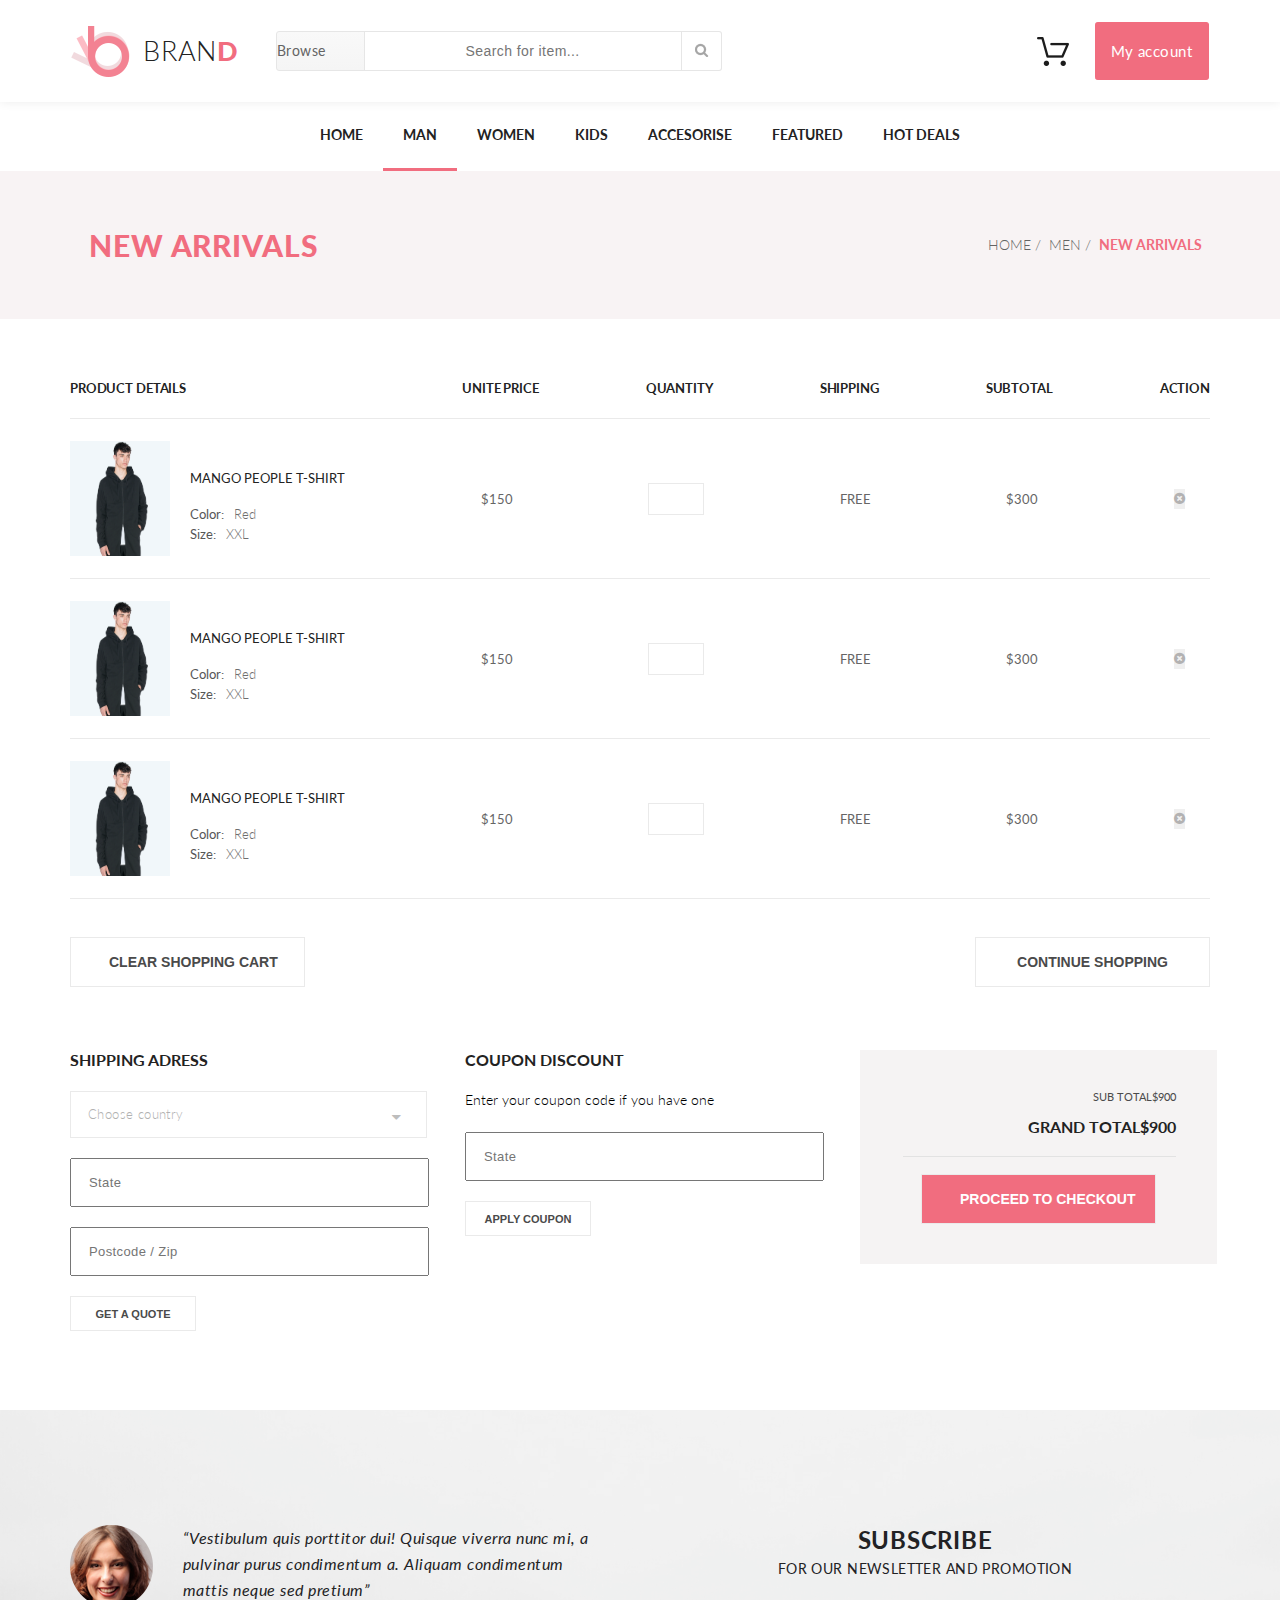
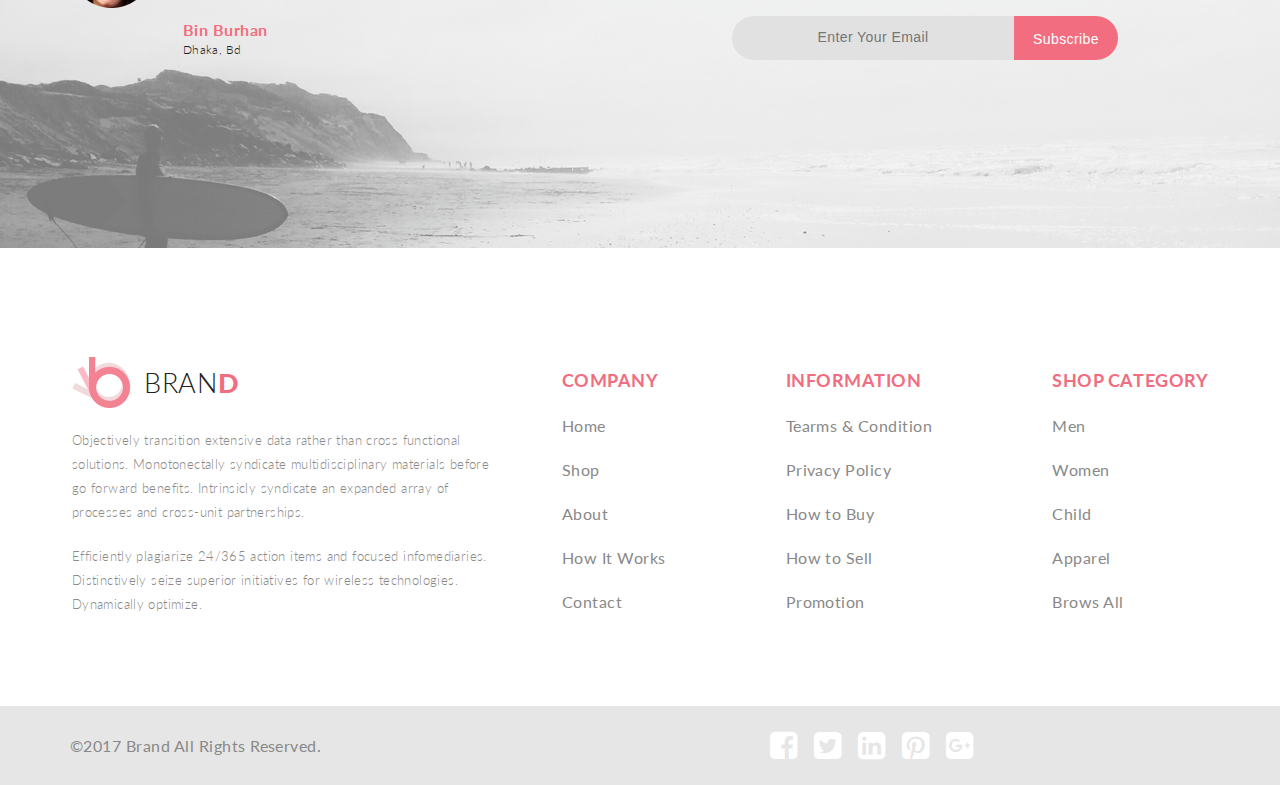
<file: GB__html__lessons/Shopping cart.html>
<!DOCTYPE html>
<html lang="en">

<head>
    <meta charset="UTF-8">
    <meta name="viewport" content="width=device-width, initial-scale=1.0">
    <title>Shopping cart</title>
    <link href="https://fonts.googleapis.com/css?family=Lato:300,400,700,900&display=swap" rel="stylesheet">
    <link rel="stylesheet" href="font-awesome/css/font-awesome.min.css">
    <link rel="stylesheet" href="style.css">
</head>
<body>
    <div class="header center">
        <div class="header__left">
            <a href="" class="logo">
                <img class="logo__img" src="img/logo.png" alt="logo"></a>
            <a class="bran__letters" href="#">BRAN</a>
            <a class="d__letter" href="#">D</a>
            <form action="" class="header__form">
                <details class="browse">
                    <summary class="browse_button">Browse</summary>
                    <div class="drop">
                        <div class="drop__col">
                            <h3 class="drop__h3">Women</h3>
                            <ul class="drop__ul">
                                <li><a href="#" class="drop__a">Dresses</a></li>
                                <li><a href="#" class="drop__a">Tops</a></li>
                                <li><a href="#" class="drop__a">Sweaters/Knits</a></li>
                                <li><a href="#" class="drop__a">Jackets/Coats</a></li>
                                <li><a href="#" class="drop__a">Blazers</a></li>
                                <li><a href="#" class="drop__a">Denim</a></li>
                                <li><a href="#" class="drop__a">Leggings/Pants</a></li>
                                <li><a href="#" class="drop__a">Skirts/Shorts</a></li>
                                <li><a href="#" class="drop__a">Accessories</a></li>
                            </ul>
                        </div>
                    </div>
                </details>
                <input class="search__for" type="text" placeholder="Search for item...">
                <button class="search__icon"><img src="img/search.png"></button>
            </form>
        </div>
        <div class="header__right">
            <img class="header__cart" src="img/cart.png" alt="cart">
            <a class="button" href="">My account</a>
        </div>
    </div>
    <div class="nav">
        <ul class="menu center">
            <li class="menu__list"><a href="#" class="menu__link">Home</a></li>
            <li class="menu__list"><a href="#" class="menu__link active__menu">Man</a>
                <div class="drop">
                    <div class="drop__col">
                        <h3 class="drop__h3">Women</h3>
                        <ul class="drop__ul">
                            <li><a href="#" class="drop__a">Dresses</a></li>
                            <li><a href="#" class="drop__a">Tops</a></li>
                            <li><a href="#" class="drop__a">Sweaters/Knits</a></li>
                            <li><a href="#" class="drop__a">Jackets/Coats</a></li>
                            <li><a href="#" class="drop__a">Blazers</a></li>
                            <li><a href="#" class="drop__a">Denim</a></li>
                            <li><a href="#" class="drop__a">Leggings/Pants</a></li>
                            <li><a href="#" class="drop__a">Skirts/Shorts</a></li>
                            <li><a href="#" class="drop__a">Accessories</a></li>
                        </ul>

                    </div>
                    <div class="drop__col">
                        <h3 class="drop__h3">Women</h3>
                        <ul class="drop__ul">
                            <li><a href="#" class="drop__a">Dresses</a></li>
                            <li><a href="#" class="drop__a">Tops</a></li>
                            <li><a href="#" class="drop__a">Sweaters/Knits</a></li>
                            <li><a href="#" class="drop__a">Jackets/Coats</a></li>
                        </ul>
                    </div>
                    <div class="drop__col">
                        <h3 class="drop__h3">Women</h3>
                        <ul class="drop__ul">
                            <li><a href="#" class="drop__a">Dresses</a></li>
                            <li><a href="#" class="drop__a">Tops</a></li>
                            <li><a href="#" class="drop__a">Sweaters/Knits</a></li>
                            <li><a href="#" class="drop__a">Jackets/Coats</a></li>
                        </ul>
                    </div>

            </li>
            <li class="menu__list"><a href="#" class="menu__link">Women</a></li>
            <li class="menu__list"><a href="#" class="menu__link">Kids</a></li>
            <li class="menu__list"><a href="#" class="menu__link">Accesorise</a></li>
            <li class="menu__list"><a href="#" class="menu__link">Featured</a></li>
            <li class="menu__list"><a href="#" class="menu__link">Hot deals</a>
                <div class="drop drop_last">
                    <div class="drop__col">
                        <h3 class="drop__h3">Women</h3>
                        <ul class="drop__ul">
                            <li><a href="#" class="drop__a">Dresses</a></li>
                            <li><a href="#" class="drop__a">Tops</a></li>
                            <li><a href="#" class="drop__a">Sweaters/Knits</a></li>
                            <li><a href="#" class="drop__a">Jackets/Coats</a></li>
                            <li><a href="#" class="drop__a">Blazers</a></li>
                            <li><a href="#" class="drop__a">Denim</a></li>
                            <li><a href="#" class="drop__a">Leggings/Pants</a></li>
                            <li><a href="#" class="drop__a">Skirts/Shorts</a></li>
                            <li><a href="#" class="drop__a">Accessories</a></li>
                        </ul>

                    </div>
                    <div class="drop__col">
                        <h3 class="drop__h3">Women</h3>
                        <ul class="drop__ul">
                            <li><a href="#" class="drop__a">Dresses</a></li>
                            <li><a href="#" class="drop__a">Tops</a></li>
                            <li><a href="#" class="drop__a">Sweaters/Knits</a></li>
                            <li><a href="#" class="drop__a">Jackets/Coats</a></li>
                        </ul>
                    </div>
                    <div class="drop__col">
                        <h3 class="drop__h3">Women</h3>
                        <ul class="drop__ul">
                            <li><a href="#" class="drop__a">Dresses</a></li>
                            <li><a href="#" class="drop__a">Tops</a></li>
                            <li><a href="#" class="drop__a">Sweaters/Knits</a></li>
                            <li><a href="#" class="drop__a">Jackets/Coats</a></li>
                        </ul>
                    </div>
            </li>
        </ul>
    </div>
    <main>
        <div class="product__header center">
            <p class="catalog__h3">New Arrivals</p>
            <ul class="breadcrumbs__list">
                <li class="breadcrumbs"><a href="#" class="breadcrumbs">Home /</a></li>
                <li class="breadcrumbs"><a href="#" class="breadcrumbs">Men /</a></li>
                <li class="breadcrumbs"><a href="#" class="breadcrumbs current">New Arrivals</a></li>
            </ul>
        </div>
        <div class="cart__wrap center">
            <div class="cart__title">
                <div class="cart__list-name grow">Product Details</div>
                <div class="cart__list-name">unite Price</div>
                <div class="cart__list-name">Quantity</div>
                <div class="cart__list-name">shipping</div>
                <div class="cart__list-name">Subtotal</div>
                <div class="cart__list-name">ACTION</div>
            </div>
            <div class="cart__product">
                <div class="item__description">
                    <img class="img__size" src="img/111.png" alt="photo">
                    <div class="item__description__text">
                        <a href="#" class="product__name descr-line">Mango People T-shirt</a>
                        <ul class="description__text">
                            <li class="product__classif">Color:</li>
                            <li class="product__type">Red</li>
                        </ul>
                        <ul class="description__text">
                            <li class="product__classif">Size:</li>
                            <li class="product__type">XXL</li>
                        </ul>
                    </div>
                </div>
                <div class="item__price">$150</div>
                <input type="number" class="input__quantity">
                <div class="item__price">FREE</div>
                <div class="item__price">$300</div>
                <div class="item__price">
                    <button class="button__delete"><i class="fa fa-times-circle fa-inverse2"
                            aria-hidden="true"></i></button>
                </div>
            </div>
            <div class="cart__product">
                <div class="item__description">
                    <img class="img__size" src="img/111.png" alt="photo">
                    <div class="item__description__text">
                        <a href="#" class="product__name descr-line">Mango People T-shirt</a>
                        <ul class="description__text">
                            <li class="product__classif">Color:</li>
                            <li class="product__type">Red</li>
                        </ul>
                        <ul class="description__text">
                            <li class="product__classif">Size:</li>
                            <li class="product__type">XXL</li>
                        </ul>
                    </div>
                </div>
                <div class="item__price">$150</div>
                <input type="number" class="input__quantity">
                <div class="item__price">FREE</div>
                <div class="item__price">$300</div>
                <div class="item__price">
                    <button class="button__delete"><i class="fa fa-times-circle fa-inverse2"
                            aria-hidden="true"></i></button>
                </div>
            </div>
            <div class="cart__product">
                <div class="item__description">
                    <img class="img__size" src="img/111.png" alt="photo">
                    <div class="item__description__text">
                        <a href="#" class="product__name descr-line">Mango People T-shirt</a>
                        <ul class="description__text">
                            <li class="product__classif">Color:</li>
                            <li class="product__type">Red</li>
                        </ul>
                        <ul class="description__text">
                            <li class="product__classif">Size:</li>
                            <li class="product__type">XXL</li>
                        </ul>
                    </div>
                </div>
                <div class="item__price">$150</div>
                <input type="number" class="input__quantity">
                <div class="item__price">FREE</div>
                <div class="item__price">$300</div>
                <div class="item__price">
                    <button class="button__delete"><i class="fa fa-times-circle fa-inverse2"
                            aria-hidden="true"></i></button>
                </div>
            </div>
            <div class="button__wrap">
                <button class="button__cart">cLEAR SHOPPING CART</button>
                <button class="button__cart">cONTINUE sHOPPING</button>
            </div>
            <div class="cart__settings">
                <form action="" class="cart__form">
                    <h3 class="cart__settings__title">Shipping Adress</h3>
                    <details class="cart__select">
                        <summary class="select__drop__a">Choose country<i class="fa fa-sort-desc fa-fw-2 fa-inverse-2"
                                aria-hidden="true"></i></summary>
                        <div class="cart__select__drop">
                            <ul class="select__drop__col">
                                <li class="select__drop__a">Afghanistan</li>
                                <li class="select__drop__a">Åland Islands</li>
                                <li class="select__drop__a">Albania</li>
                                <li class="select__drop__a">American Samoa</li>
                                <li class="select__drop__a">Andorra</li>
                                <li class="select__drop__a">Angola</li>
                                <li class="select__drop__a">Anguilla</li>
                                <li class="select__drop__a">Antarctica</li>
                                <li class="select__drop__a">Antigua and Barbuda</li>
                            </ul>
                        </div>
                    </details>
                    <input type="text" class="cart__input" placeholder="State">
                    <input type="text" class="cart__input" placeholder="Postcode / Zip">
                    <button class="button__cart__settings">get a quote</button>
                </form>
                <div class="coupon">
                    <h3 class="cart__settings__title">coupon discount</h3>
                    <p class="settings__text">Enter your coupon code if you have one</p>
                    <input type="text" class="cart__input" placeholder="State">
                    <button class="button__cart__settings">Apply coupon</button>
                </div>
                <div class="subtotal">
                    <div class="subtotal__content">
                        <div class="subtotal__wrap-over">
                            <div class="subtotal__wrap-1">
                                <p class="subtotal__text">Sub total</p>
                                <p class="subtotal__text">$900</p>
                            </div>
                            <div class="subtotal__wrap-2">
                                <p class="subtotal__title">GRAND TOTAL</p>
                                <p class="subtotal__title">$900</p>
                            </div>
                        </div>
                    </div>
                    <button class="button__cart__coral">proceed to checkout</button>
                </div>
            </div>
        </div>

        <div class="subscribe">
            <div class="subscribe__container center1">
                <div class="feedback">
                    <div class="feedback__avatar">
                        <img class="avatar" src="img/avatar.png" alt="avatar">
                    </div>
                    <div class="feedback__content">
                        <p class="text__3">“Vestibulum quis porttitor dui! Quisque viverra nunc mi, a pulvinar purus
                            condimentum
                            a.
                            Aliquam condimentum mattis neque sed pretium”</p>
                        <p class="name__text">Bin Burhan</p>
                        <p class="location__text">Dhaka, Bd</p>
                    </div>

                </div>

                <div class="subscribe__box">
                    <h6 class="title__4">Subscribe</h6>
                    <p class="text__4">FOR OUR NEWSLETTER AND PROMOTION</p>
                    <div class="subscribe__element">
                        <input class="subscribe__input" type="email" placeholder="Enter Your Email">
                        <button class="subscribe__button" type="submit" placeholder="Subscribe">Subscribe</button>
                    </div>
                </div>
            </div>

        </div>
    </main>
    <footer>
        <div class="footer__1 center">
            <div class="footer__left">
                <div class="logo__footer">
                    <a href="#" class="logo">
                        <img class="logo__img" src="img/logo.png" alt="logo"></a>
                    <a class="bran__letters" href="#">BRAN</a>
                    <a class="d__letter" href="#">D</a>
                </div>
                <p class="text__5">Objectively transition extensive data rather than cross functional solutions.
                    Monotonectally syndicate multidisciplinary materials before go forward benefits. Intrinsicly
                    syndicate
                    an expanded array of processes and cross-unit partnerships.<br>
                    <p class="text__5">Efficiently plagiarize 24/365
                        action items and focused infomediaries. Distinctively seize superior initiatives for
                        wireless
                        technologies.
                        Dynamically optimize.</p>
            </div>
            <div class="footer__right">
                <div class="company">
                    <p class="title__5">COMPANY</p>
                    <ul class="footer__menu">
                        <li class="footer__menu"><a href="#" class="footer__menu">Home</a></li>
                        <li class="footer__menu"><a href="#" class="footer__menu">Shop</a></li>
                        <li class="footer__menu"><a href="#" class="footer__menu">About</a></li>
                        <li class="footer__menu"><a href="#" class="footer__menu">How It Works</a></li>
                        <li class="footer__menu"><a href="#" class="footer__menu">Contact</a></li>
                    </ul>
                </div>
                <div class="information">
                    <p class="title__5">INFORMATION</p>
                    <ul class="footer__menu">
                        <li class="footer__menu"><a href="#" class="footer__menu">Tearms & Condition</a></li>
                        <li class="footer__menu"><a href="#" class="footer__menu">Privacy Policy</a></li>
                        <li class="footer__menu"><a href="#" class="footer__menu">How to Buy</a></li>
                        <li class="footer__menu"><a href="#" class="footer__menu">How to Sell</a></li>
                        <li class="footer__menu"><a href="#" class="footer__menu">Promotion</a></li>
                    </ul>
                </div>
                <div class="shop__category">
                    <p class="title__5">SHOP CATEGORY</p>
                    <ul class="footer__menu">
                        <li class="footer__menu"><a href="#" class="footer__menu">Men</a></li>
                        <li class="footer__menu"><a href="#" class="footer__menu">Women</a></li>
                        <li class="footer__menu"><a href="#" class="footer__menu">Child</a></li>
                        <li class="footer__menu"><a href="#" class="footer__menu">Apparel</a></li>
                        <li class="footer__menu"><a href="#" class="footer__menu">Brows All</a></li>
                    </ul>

                </div>
            </div>
        </div>
        <div class="footer__2 center">
            <p class="copyright">2017 Brand All Rights Reserved.</p>
            <div class="social__networks">
                <a href="#" class="social__icon"><i class="fa fa-facebook-square fa-fw" aria-hidden="true"></i></a>
                <a href="#" class="social__icon"><i class="fa fa-twitter-square fa-fw" aria-hidden="true"></i></a>
                <a href="#" class="social__icon"><i class="fa fa-linkedin-square fa-fw" aria-hidden="true"></i></a>
                <a href="#" class="social__icon"><i class="fa fa-pinterest-square fa-fw" aria-hidden="true"></i></a>
                <a href="#" class="social__icon"><i class="fa fa-google-plus-square fa-fw" aria-hidden="true"></i></a>
            </div>
        </div>
    </footer>
</body>

</html>
</file>
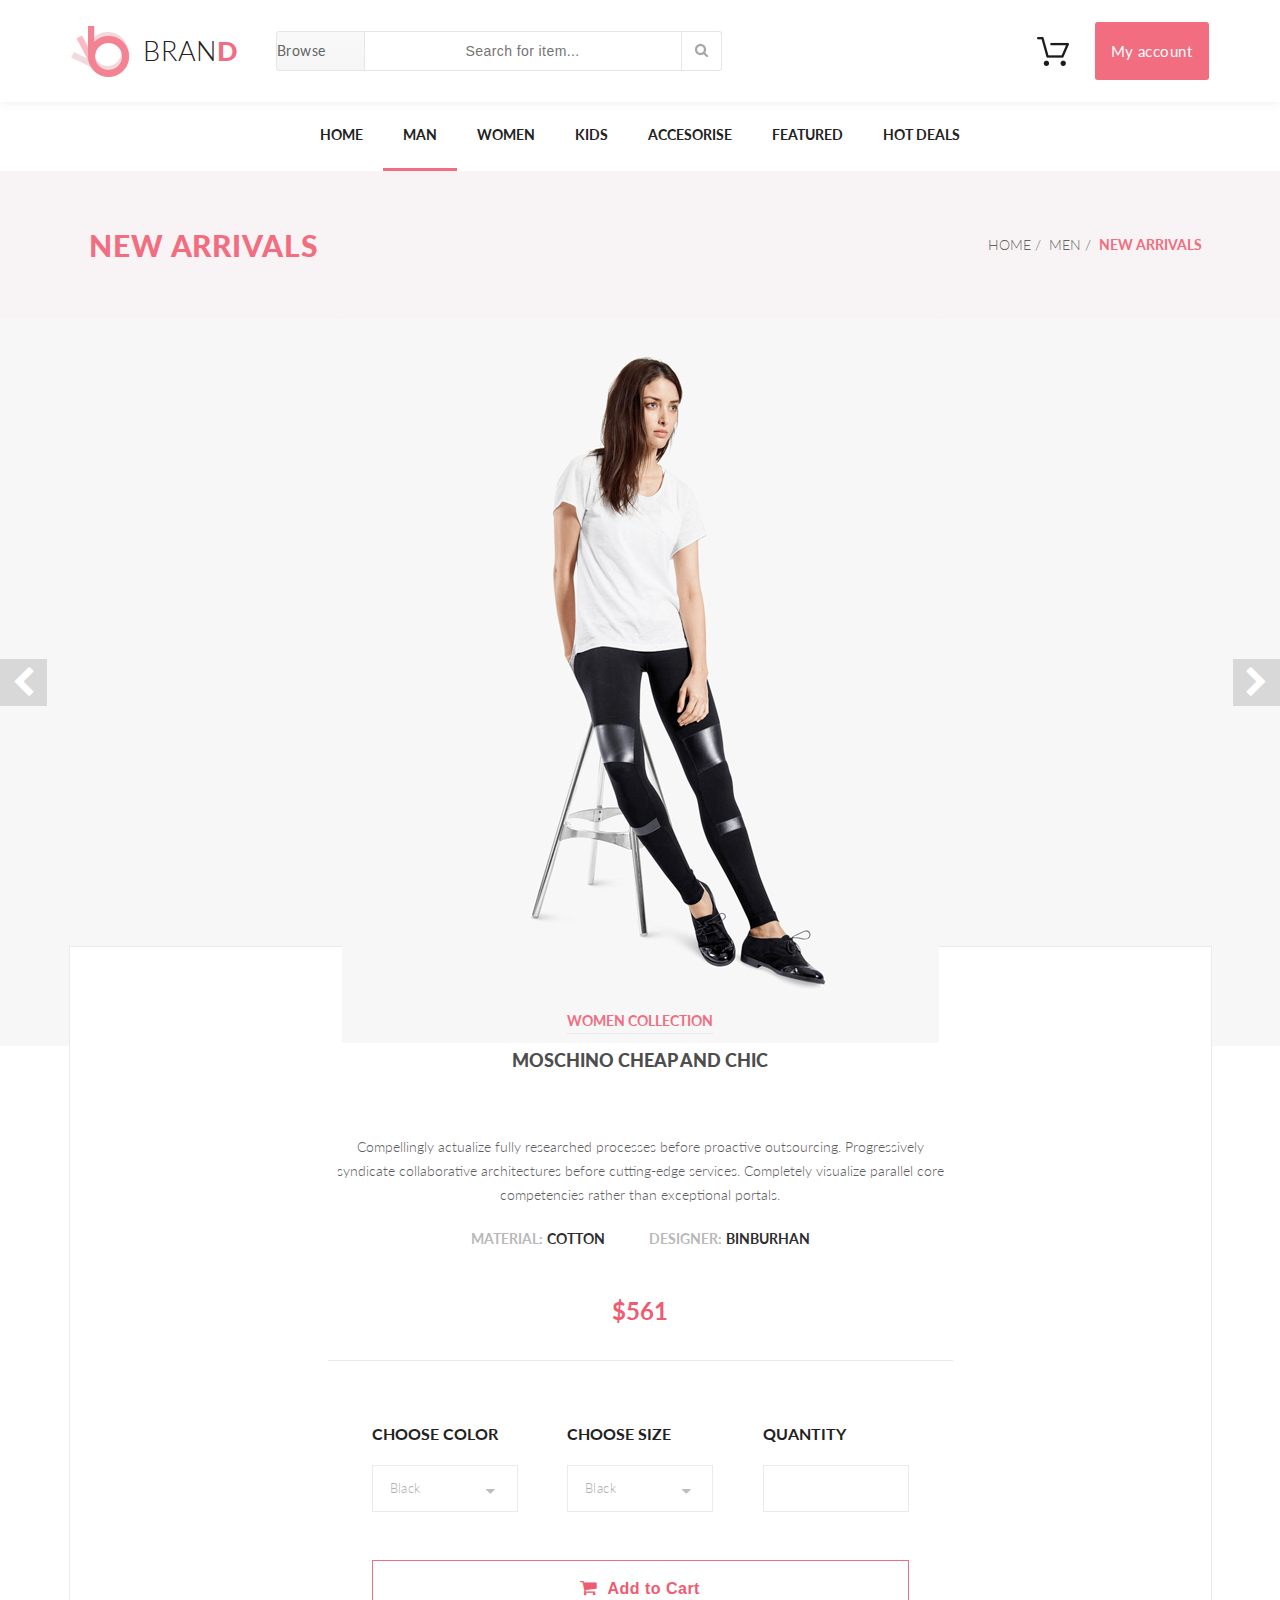
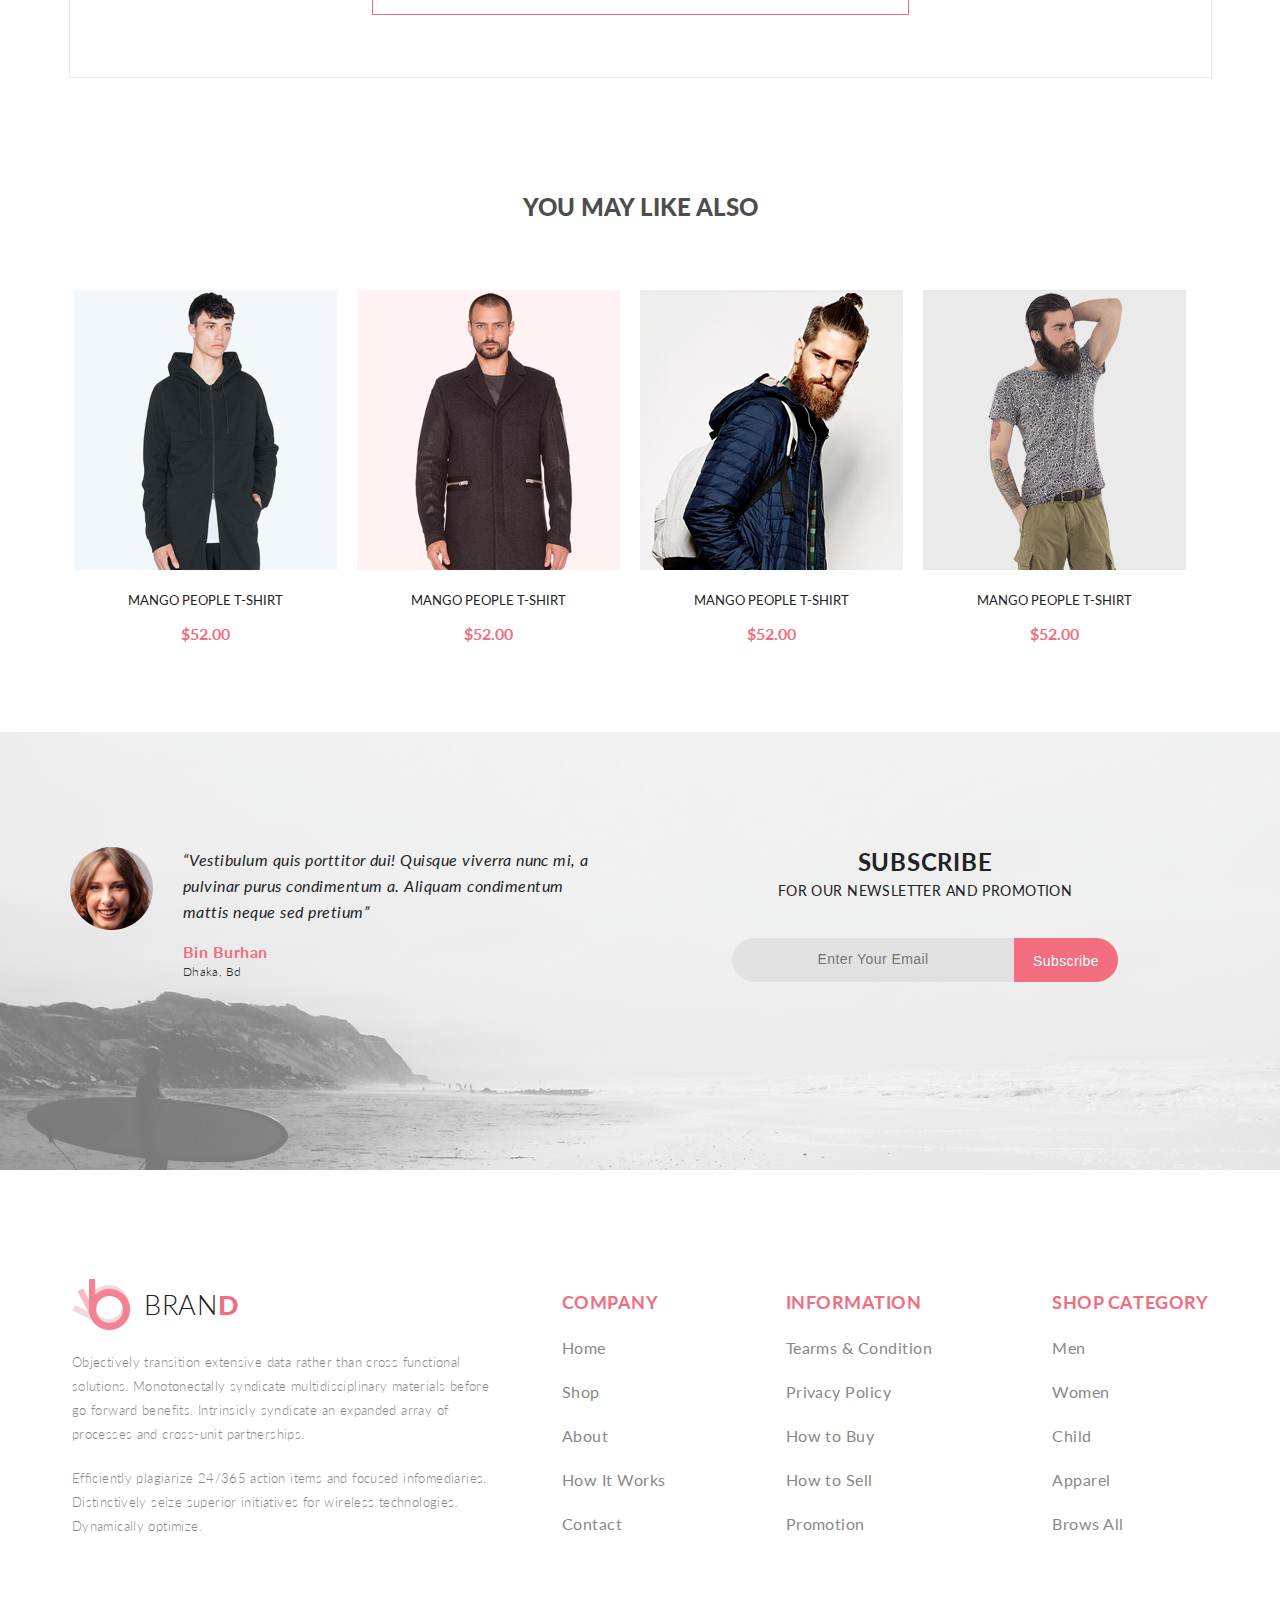
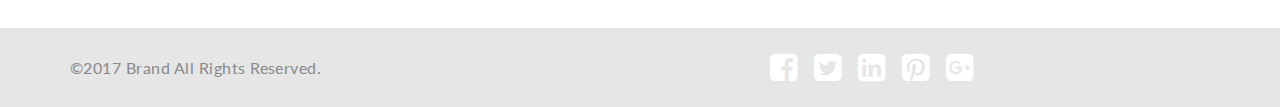
<file: GB__html__lessons/Single page.html>
<!DOCTYPE html>
<html lang="en">

<head>
    <meta charset="UTF-8">
    <meta name="viewport" content="width=device-width, initial-scale=1.0">
    <title>Single page</title>
    <link href="https://fonts.googleapis.com/css?family=Lato:300,400,700,900&display=swap" rel="stylesheet">
    <link rel="stylesheet" href="font-awesome/css/font-awesome.min.css">



    <link rel="stylesheet" href="style.css">
</head>

<body>
    <div class="header center">
        <div class="header__left">
            <a href="" class="logo">
                <img class="logo__img" src="img/logo.png" alt="logo"></a>
            <a class="bran__letters" href="#">BRAN</a>
            <a class="d__letter" href="#">D</a>
            <form action="" class="header__form">
                <details class="browse">
                    <summary class="browse_button">Browse</summary>
                    <div class="drop">
                        <div class="drop__col">
                            <h3 class="drop__h3">Women</h3>
                            <ul class="drop__ul">
                                <li><a href="#" class="drop__a">Dresses</a></li>
                                <li><a href="#" class="drop__a">Tops</a></li>
                                <li><a href="#" class="drop__a">Sweaters/Knits</a></li>
                                <li><a href="#" class="drop__a">Jackets/Coats</a></li>
                                <li><a href="#" class="drop__a">Blazers</a></li>
                                <li><a href="#" class="drop__a">Denim</a></li>
                                <li><a href="#" class="drop__a">Leggings/Pants</a></li>
                                <li><a href="#" class="drop__a">Skirts/Shorts</a></li>
                                <li><a href="#" class="drop__a">Accessories</a></li>
                            </ul>
                        </div>
                    </div>
                </details>
                <input class="search__for" type="text" placeholder="Search for item...">
                <button class="search__icon"><img src="img/search.png"></button>
            </form>
        </div>
        <div class="header__right">
            <img class="header__cart" src="img/cart.png" alt="cart">
            <a class="button" href="">My account</a>
        </div>
    </div>
    <div class="nav">
        <ul class="menu center">
            <li class="menu__list"><a href="#" class="menu__link">Home</a></li>
            <li class="menu__list"><a href="#" class="menu__link active__menu">Man</a>
                <div class="drop">
                    <div class="drop__col">
                        <h3 class="drop__h3">Women</h3>
                        <ul class="drop__ul">
                            <li><a href="#" class="drop__a">Dresses</a></li>
                            <li><a href="#" class="drop__a">Tops</a></li>
                            <li><a href="#" class="drop__a">Sweaters/Knits</a></li>
                            <li><a href="#" class="drop__a">Jackets/Coats</a></li>
                            <li><a href="#" class="drop__a">Blazers</a></li>
                            <li><a href="#" class="drop__a">Denim</a></li>
                            <li><a href="#" class="drop__a">Leggings/Pants</a></li>
                            <li><a href="#" class="drop__a">Skirts/Shorts</a></li>
                            <li><a href="#" class="drop__a">Accessories</a></li>
                        </ul>

                    </div>
                    <div class="drop__col">
                        <h3 class="drop__h3">Women</h3>
                        <ul class="drop__ul">
                            <li><a href="#" class="drop__a">Dresses</a></li>
                            <li><a href="#" class="drop__a">Tops</a></li>
                            <li><a href="#" class="drop__a">Sweaters/Knits</a></li>
                            <li><a href="#" class="drop__a">Jackets/Coats</a></li>
                        </ul>
                    </div>
                    <div class="drop__col">
                        <h3 class="drop__h3">Women</h3>
                        <ul class="drop__ul">
                            <li><a href="#" class="drop__a">Dresses</a></li>
                            <li><a href="#" class="drop__a">Tops</a></li>
                            <li><a href="#" class="drop__a">Sweaters/Knits</a></li>
                            <li><a href="#" class="drop__a">Jackets/Coats</a></li>
                        </ul>
                    </div>

            </li>
            <li class="menu__list"><a href="#" class="menu__link">Women</a></li>
            <li class="menu__list"><a href="#" class="menu__link">Kids</a></li>
            <li class="menu__list"><a href="#" class="menu__link">Accesorise</a></li>
            <li class="menu__list"><a href="#" class="menu__link">Featured</a></li>
            <li class="menu__list"><a href="#" class="menu__link">Hot deals</a>
                <div class="drop drop_last">
                    <div class="drop__col">
                        <h3 class="drop__h3">Women</h3>
                        <ul class="drop__ul">
                            <li><a href="#" class="drop__a">Dresses</a></li>
                            <li><a href="#" class="drop__a">Tops</a></li>
                            <li><a href="#" class="drop__a">Sweaters/Knits</a></li>
                            <li><a href="#" class="drop__a">Jackets/Coats</a></li>
                            <li><a href="#" class="drop__a">Blazers</a></li>
                            <li><a href="#" class="drop__a">Denim</a></li>
                            <li><a href="#" class="drop__a">Leggings/Pants</a></li>
                            <li><a href="#" class="drop__a">Skirts/Shorts</a></li>
                            <li><a href="#" class="drop__a">Accessories</a></li>
                        </ul>

                    </div>
                    <div class="drop__col">
                        <h3 class="drop__h3">Women</h3>
                        <ul class="drop__ul">
                            <li><a href="#" class="drop__a">Dresses</a></li>
                            <li><a href="#" class="drop__a">Tops</a></li>
                            <li><a href="#" class="drop__a">Sweaters/Knits</a></li>
                            <li><a href="#" class="drop__a">Jackets/Coats</a></li>
                        </ul>
                    </div>
                    <div class="drop__col">
                        <h3 class="drop__h3">Women</h3>
                        <ul class="drop__ul">
                            <li><a href="#" class="drop__a">Dresses</a></li>
                            <li><a href="#" class="drop__a">Tops</a></li>
                            <li><a href="#" class="drop__a">Sweaters/Knits</a></li>
                            <li><a href="#" class="drop__a">Jackets/Coats</a></li>
                        </ul>
                    </div>

            </li>
        </ul>

    </div>
    <main>
        <div class="product__header center">
            <p class="catalog__h3">New Arrivals</p>
            <ul class="breadcrumbs__list">
                <li class="breadcrumbs"><a href="#" class="breadcrumbs">Home /</a></li>
                <li class="breadcrumbs"><a href="#" class="breadcrumbs">Men /</a></li>
                <li class="breadcrumbs"><a href="#" class="breadcrumbs current">New Arrivals</a></li>
            </ul>
        </div>
        <div class="slider__single-page">
            <div class="chevron-left">
                <button class="chevron"><i class="fa fa-chevron-left" aria-hidden="true"></i></i>
                </button>
            </div>
            <div class="">
                <img src="img/single-page.png" alt="slider-photo">
            </div>
            <div class="chevron-right">
                <button class="chevron"><i class="fa fa-chevron-right" aria-hidden="true"></i></i>
                </button>
            </div>
        </div>
        <div class="product-description__container cearfix">
            <div class="product-description__container__wrap">
                <div class="content-box1">
                    <article class="product-description__title-1">WOMEN COLLECTION</article>
                    <h3 class="product-description__title-2">Moschino Cheap And Chic</h3>
                    <section class="product-description__text">Compellingly actualize fully researched processes before
                        proactive outsourcing. Progressively
                        syndicate collaborative architectures before cutting-edge services. Completely visualize
                        parallel
                        core competencies rather than exceptional portals. </section>
                    <div class="features__text__overwrap">
                        <div class="features__text__wrap-1">
                            <p class="features__text1">MATERIAL:</p>
                            <p class="features__text2">COTTON</p>
                        </div>
                        <div class="features__text__wrap-2">
                            <p class="features__text1">DESIGNER:</p>
                            <p class="features__text2">BINBURHAN</p>
                        </div>
                    </div>

                    <p class="product-price__text">$561</p>
                </div>
                <div class="content-box2">
                    <div class="sort">
                        <form action="" class="cart__form__single-p">
                            <h3 class="cart__settings__title">CHOOSE COLOR</h3>
                            <details class="cart__select__small">
                                <summary class="select__drop__a__single-p">Black<i
                                        class="fa fa-sort-desc fa-fw-2 fa-inverse-3" aria-hidden="true"></i></summary>
                                <div class="cart__select__drop">
                                    <ul class="select__drop__col">
                                        <li class="select__drop__a">Red</li>
                                        <li class="select__drop__a">White</li>
                                        <li class="select__drop__a">Blue</li>
                                    </ul>
                                </div>
                            </details>
                        </form>
                        <form action="" class="cart__form__single-p">
                            <h3 class="cart__settings__title">CHOOSE SIZE</h3>
                            <details class="cart__select__small">
                                <summary class="select__drop__a__single-p">Black<i
                                        class="fa fa-sort-desc fa-fw-2 fa-inverse-3" aria-hidden="true"></i></summary>
                                <div class="cart__select__drop">
                                    <ul class="select__drop__col">
                                        <li class="select__drop__a__single-p">Red</li>
                                        <li class="select__drop__a__single-p">White</li>
                                        <li class="select__drop__a__single-p">Blue</li>
                                    </ul>
                                </div>
                            </details>
                        </form>
                        <form action="" class="cart__form__single-p">
                            <h3 class="cart__settings__title">QUANTITY</h3>
                            <input type="number" class="input__quantity__single-p">
                        </form>
                    </div>
                    <div class="button__single-p__wrap">
                        <button class="button__single-p"><i class="fa fa-shopping-cart fa-inverse-4"
                                aria-hidden="true"></i>Add to Cart</button>
                    </div>
                </div>
            </div>
        </div>
        </div>
        <div class="main__content single-page center">
            <div class="main__content__box">
                <h4 class="title__single-p">you may like also</h4>
                <div class="product__card__list__single-page">
                    <div class="product__single-page center1">
                        <a href="#"><img class="product__img" src="img/111.png" alt="photo product"></a>
                        <div class="product__content">
                            <a href="#" class="product__name">Mango People T-shirt</a>
                            <p class="product__price">$52.00</p>
                            <a href="#" class="product__add">Add to cart</a>
                        </div>
                    </div>
                    <div class="product__single-page center1">
                        <a href="#"><img class="product__img" src="img/222.png" alt="photo product"></a>
                        <div class="product__content">
                            <a href="#" class="product__name">Mango People T-shirt</a>
                            <p class="product__price">$52.00</p>
                            <a href="#" class="product__add">Add to cart</a>
                        </div>
                    </div>
                    <div class="product__single-page center1">
                        <a href="#"><img class="product__img" src="img/hipster_boy.png" alt="photo product"></a>
                        <div class="product__content">
                            <a href="#" class="product__name">Mango People T-shirt</a>
                            <p class="product__price">$52.00</p>
                            <a href="#" class="product__add">Add to cart</a>
                        </div>
                    </div>
                    <div class="product__single-page center1">
                        <a href="#"><img class="product__img" src="img/333.png" alt="photo product"></a>
                        <div class="product__content">
                            <a href="#" class="product__name">Mango People T-shirt</a>
                            <p class="product__price">$52.00</p>
                            <a href="#" class="product__add">Add to cart</a>
                        </div>
                    </div>
                </div>
            </div>
        </div>
        </div>
        </div>

        <div class="subscribe">
            <div class="subscribe__container center1">
                <div class="feedback">
                    <div class="feedback__avatar">
                        <img class="avatar" src="img/avatar.png" alt="avatar">
                    </div>
                    <div class="feedback__content">
                        <p class="text__3">“Vestibulum quis porttitor dui! Quisque viverra nunc mi, a pulvinar purus
                            condimentum
                            a.
                            Aliquam condimentum mattis neque sed pretium”</p>
                        <p class="name__text">Bin Burhan</p>
                        <p class="location__text">Dhaka, Bd</p>
                    </div>

                </div>

                <div class="subscribe__box">
                    <h6 class="title__4">Subscribe</h6>
                    <p class="text__4">FOR OUR NEWSLETTER AND PROMOTION</p>
                    <div class="subscribe__element">
                        <input class="subscribe__input" type="email" placeholder="Enter Your Email">
                        <button class="subscribe__button" type="submit" placeholder="Subscribe">Subscribe</button>
                    </div>
                </div>
            </div>

        </div>
    </main>
    <footer>
        <div class="footer__1 center">
            <div class="footer__left">
                <div class="logo__footer">
                    <a href="#" class="logo">
                        <img class="logo__img" src="img/logo.png" alt="logo"></a>
                    <a class="bran__letters" href="#">BRAN</a>
                    <a class="d__letter" href="#">D</a>
                </div>
                <p class="text__5">Objectively transition extensive data rather than cross functional solutions.
                    Monotonectally syndicate multidisciplinary materials before go forward benefits. Intrinsicly
                    syndicate
                    an expanded array of processes and cross-unit partnerships.<br>
                    <p class="text__5">Efficiently plagiarize 24/365
                        action items and focused infomediaries. Distinctively seize superior initiatives for
                        wireless
                        technologies.
                        Dynamically optimize.</p>
            </div>
            <div class="footer__right">
                <div class="company">
                    <p class="title__5">COMPANY</p>
                    <ul class="footer__menu">
                        <li class="footer__menu"><a href="#" class="footer__menu">Home</a></li>
                        <li class="footer__menu"><a href="#" class="footer__menu">Shop</a></li>
                        <li class="footer__menu"><a href="#" class="footer__menu">About</a></li>
                        <li class="footer__menu"><a href="#" class="footer__menu">How It Works</a></li>
                        <li class="footer__menu"><a href="#" class="footer__menu">Contact</a></li>
                    </ul>
                </div>
                <div class="information">
                    <p class="title__5">INFORMATION</p>
                    <ul class="footer__menu">
                        <li class="footer__menu"><a href="#" class="footer__menu">Tearms & Condition</a></li>
                        <li class="footer__menu"><a href="#" class="footer__menu">Privacy Policy</a></li>
                        <li class="footer__menu"><a href="#" class="footer__menu">How to Buy</a></li>
                        <li class="footer__menu"><a href="#" class="footer__menu">How to Sell</a></li>
                        <li class="footer__menu"><a href="#" class="footer__menu">Promotion</a></li>
                    </ul>
                </div>
                <div class="shop__category">
                    <p class="title__5">SHOP CATEGORY</p>
                    <ul class="footer__menu">
                        <li class="footer__menu"><a href="#" class="footer__menu">Men</a></li>
                        <li class="footer__menu"><a href="#" class="footer__menu">Women</a></li>
                        <li class="footer__menu"><a href="#" class="footer__menu">Child</a></li>
                        <li class="footer__menu"><a href="#" class="footer__menu">Apparel</a></li>
                        <li class="footer__menu"><a href="#" class="footer__menu">Brows All</a></li>
                    </ul>

                </div>
            </div>
        </div>
        <div class="footer__2 center">
            <p class="copyright">2017 Brand All Rights Reserved.</p>
            <div class="social__networks">
                <a href="#" class="social__icon"><i class="fa fa-facebook-square fa-fw" aria-hidden="true"></i></a>
                <a href="#" class="social__icon"><i class="fa fa-twitter-square fa-fw" aria-hidden="true"></i></a>
                <a href="#" class="social__icon"><i class="fa fa-linkedin-square fa-fw" aria-hidden="true"></i></a>
                <a href="#" class="social__icon"><i class="fa fa-pinterest-square fa-fw" aria-hidden="true"></i></a>
                <a href="#" class="social__icon"><i class="fa fa-google-plus-square fa-fw" aria-hidden="true"></i></a>
            </div>
        </div>
    </footer>
</body>

</html>
</file>
<file: GB__html__lessons/style.css>
* {
    margin: 0;
    padding: 0;
}

.center {
    padding: 0 calc(50% - 570px);
    display: flex;
    justify-content: center;
}

.center1 {
    padding: 0 calc(50% - 570px);
}

body {
    font-family: 'Lato';
}

a {
    text-decoration: none;
}

.header {
    height: 100px;
    background-color: #ffffff;
    border: 1px solid #ffffff;
    box-shadow: 0px 0px 10px 0px #ececec;
    display: flex;
    justify-content: space-between;
    align-items: center;
}

.header__left, .header__right {
    display: flex;
    align-items: center;
}

.header__form {
    display: flex;
    align-items: center;
}

.header__cart {
    margin-right: 26px;
}

.browse_button {
    text-align: center;
}

.browse {
    display: flex;
    align-items: center;
    position: relative;
    font-size: 14px;
    color: #646464;
    letter-spacing: 0.03em;
    line-height: 38px;
    height: 38px;
    width: 87px;
    border: 1px solid #e6e6e6;
    border-radius: 3px 0px 0px 3px;
    background-image: -webkit-linear-gradient(180deg, #f9f9f9 0%, #f5f5f5 100%);
    background-image: -moz-linear-gradient(180deg, #f9f9f9 0%, #f5f5f5 100%);
    background-image: -o-linear-gradient(180deg, #f9f9f9 0%, #f5f5f5 100%);
    background-image: linear-gradient(180deg, #f9f9f9 0%, #f5f5f5 100%);
}

.browse[open] .drop {
    display: flex;
    top: 40px;
    z-index: 1;
    outline: none;
}

:active, :hover, :focus {
    outline: 0;
    outline-offset: 0;
}

details:active {
    outline: none;
}

.search__for {
    height: 38px;
    width: 317px;
    background-color: #ffffff;
    border: 1px solid #e6e6e6;
    font-size: 14px;
    font-weight: 300;
    color: #a4a4a4;
    text-align: right;
    letter-spacing: 0.03em;
    line-height: 32px;
    text-align: center;
    margin-left: -2px;
}

input:focus::-webkit-input-placeholder {
    color: transparent;
}

input:focus:-moz-placeholder {
    color: transparent;
}

/* FF 4-18 */

input:focus::-moz-placeholder {
    color: transparent;
}

/* FF 19+ */

input:focus:-ms-input-placeholder {
    color: transparent;
}

/* IE 10+ */

.search__icon {
    height: 40px;
    width: 40px;
    background-color: #ffffff;
    border: 1px solid #e6e6e6;
    border-left: none;
    border-radius: 0px 3px 3px 0px;
    padding: -4px;
}

.search__icon:hover {
    background-color: #f16d7f;
}

.button {
    font-size: 15px;
    color: #ffffff;
    text-align: right;
    letter-spacing: 0.03em;
    line-height: 32px;
    background-color: #f16d7f;
    padding: 12px 16px;
    border: 1px solid #f16d7f;
    border-left: none;
    border-radius: 3px;
}

.button:hover {
    border: 1px solid #f16d7f;
    border-radius: 3px;
    background-color: #fff;
    color: #f16d7f;
}

.logo {
    display: flex;
    align-items: center;
}

.logo__img {
    margin-right: 13px;
}

.bran__letters {
    font-size: 27px;
    font-weight: 300;
    color: #222222;
    letter-spacing: 0.03em;
    line-height: 32px;
    text-transform: uppercase;
}

.d__letter {
    font-size: 27px;
    font-weight: 900;
    color: #f16d7f;
    text-align: center;
    letter-spacing: 0.03em;
    line-height: 32px;
    text-transform: uppercase;
    margin-right: 37px;
}

menu {
    list-style-type: none;
    display: flex;
    justify-content: center;
}

.nav {
    font-size: 14px;
    font-weight: bold;
    color: #222222;
    line-height: 26px;
}

.menu__link {
    padding: 20px;
    display: block;
    color: #222222;
    position: relative;
    text-transform: uppercase;
    list-style-type: none;
    display: flex;
    justify-content: center;
    align-items: center;
}

.menu__link:hover {
    color: #f16d7f;
}

.active__menu {
    border-bottom: 3px solid #f16d7f;
}

.menu__list {
    list-style: none;
    position: relative;
}

.menu__list:hover .drop {
    display: flex;
}

.drop {
    position: absolute;
    background-color: #ffffff;
    border-radius: 5px;
    padding: 20px;
    display: none;
    top: 48px;
}

.drop_last {
    right: 0;
}

.drop__col {
    margin-right: 46px;
}

.drop__col:last-of-type {
    margin-right: 0;
}

.drop__h3 {
    font-size: 14px;
    color: #232323;
    text-align: left;
    letter-spacing: 0.03em;
    line-height: 32px;
    text-transform: uppercase;
    border-bottom: 1px solid #e8e8e8;
    margin-bottom: 8px;
    width: 234px;
}

.drop__ul {
    list-style: none;
}

.margin {
    margin-left: 16px;
}

.drop__a {
    font-size: 14px;
    color: #646464;
    text-align: right;
    letter-spacing: 0.03em;
    line-height: 33px;
    padding-right: 64px;
}

.drop__a:hover {
    color: #f16d7f;
}

.promo {
    height: 614px;
    background-color: #e8e8e8;
    background-image: url(img/promo.png);
    background-position: center -51px;
    background-repeat: no-repeat;
}

.promo__content {
    margin-top: 224px;
    float: left;
    border-left: 12px solid #f16d7f;
    padding-left: 12px;
}

.promo__h1 {
    font-family: 'Lato';
    font-size: 60px;
    font-weight: 900;
    color: #222222;
    letter-spacing: 0.03em;
    line-height: 45px;
    margin-bottom: 12px;
}

.promo__h2 {
    font-size: 40px;
    font-weight: 900;
    color: #222222;
    letter-spacing: 0.03em;
    line-height: 33px;
}

.offer {
    display: flex;
    justify-content: space-between;
    padding-top: 100px;
    padding-bottom: 60px;
}

.offer__box {
    width: 560px;
    margin-right: 20px;
}

.offer__item {
    height: 261px;
    margin-bottom: 20px;
    position: relative;
}

.offer__item_big {
    height: 542px;
    position: relative;
}

.sticker {
    position: absolute;
    top: 26px;
    height: 82px;
    width: 175px;
    background-color: #ffffff;
}

.promo__h4 {
    font-size: 18px;
    font-weight: 900;
    color: #222222;
    letter-spacing: 0.03em;
    text-transform: uppercase;
    text-align: left;
    padding-top: 16px;
    padding-left: 19px;
}

.promo__h3 {
    font-size: 30px;
    font-weight: 900;
    color: #f16d7f;
    letter-spacing: 0.03em;
    text-transform: uppercase;
    text-align: left;
    padding-left: 19px;
    line-height: 30px;
    margin-bottom: 16px;
}

.title_featured {
    float: center;
    align-items: center;
    margin-bottom: 60px;
}

h5 {
    font-size: 30px;
    font-weight: bold;
    color: #222222;
    text-align: center;
    letter-spacing: 0.03em;
    line-height: 53px;
}

.text {
    font-size: 14px;
    color: #9f9f9f;
    text-align: center;
    letter-spacing: 0.03em;
    line-height: 18px;
}

.product {
    margin-bottom: 39px;
    width: 263px;
    position: relative;
}

.product__box {
    display: flex;
    flex-wrap: wrap;
    justify-content: space-between;
}

.product:hover {
    box-shadow: 0px 5px 8px 0px rgba(0, 0, 0, 0.16);
}

.product:hover .product__add {
    display: flex;
}

.product:hover .product__img {
    filter: brightness(40%);
}

.product__add {
    box-shadow: 0 0 6px #ffffff;
}

.product__content {
    padding: 16px;
}

.product__name {
    font-size: 13px;
    color: #222222;
    text-transform: uppercase;
    cursor: pointer;
}

.product__price {
    font-size: 16px;
    font-weight: bold;
    color: #f16d7f;
    text-transform: uppercase;
    margin-top: 16px;
}

.product__img {
    width: 100%;
}

.product__add {
    font-size: 13px;
    font-weight: bold;
    color: #ffffff;
    height: 39px;
    width: 123px;
    border: 1px solid #ffffff;
    display: none;
    align-items: center;
    justify-content: center;
    position: absolute;
    top: 135px;
    left: 70px;
    text-align: center;
}

.button__arrow {
    display: flex;
    justify-content: center;
    margin-bottom: 113px;
}

.padding {
    padding: 7px 21px;
}

.arrow {
    margin-left: 9px;
    height: 7px;
    width: 15px;
    font-family: 'FontAwesome';
    font-size: 15px;
    color: #ffffff;
    text-align: center;
    letter-spacing: 0.03em;
    line-height: 54px;
}

.arrow:hover {
    color: #f16d7f;
}

.button__2 {
    height: 48px;
    width: 212px;
    font-size: 15px;
    color: #ffffff;
    text-align: right;
    letter-spacing: 0.03em;
    line-height: 32px;
    background-color: #f16d7f;
    padding: 12px 16px;
    border: 1px solid #f16d7f;
    border-radius: 3px;
}

.button__2:hover {
    border: 1px solid #f16d7f;
    border-radius: 3px;
    background-color: #fff;
    color: #f16d7f;
}

.special__offer {
    height: 529px;
    width: 1140px;
    display: flex;
    justify-content: space-between;
    margin-bottom: 100px;
}

.special__box {
    height: 529px;
    width: 767px;
    background-image: url(img/blend.png);
    background-blend-mode: overlay;
    background-image: url(img/1314.png);
    background-repeat: no-repeat;
    position: relative;
}

.special__box__text {
    position: absolute;
    margin-left: 39px;
    margin-top: 146px;
}

.title {
    list-style-type: none;
    display: flex;
}

.title__1 {
    font-size: 54px;
    font-weight: bold;
    color: #ffffff;
    letter-spacing: 0.03em;
}

.title__1__pink {
    font-size: 54px;
    font-weight: bold;
    color: #f16d7f;
    letter-spacing: 0.03em;
}

.title__2 {
    font-size: 32px;
    font-weight: bold;
    color: #ffffff;
    letter-spacing: 0.03em;
    margin-left: -10px;
    -webkit-transform: scale(0.89);
    -ms-transform: scale(0.89);
    transform: scale(0.89);
}

.content__advantages {
    height: 529px;
    width: 374px;
    background-color: #222224;
}

.content__advantages__container {
    margin-top: 63px;
}

.content__advantages__box {
    height: 93px;
    width: 355px;
    display: flex;
    justify-content: space-between;
    margin-bottom: 60px;
}

.title__3 {
    font-size: 20px;
    font-weight: bold;
    color: #fbfbfb;
    letter-spacing: 0.03em;
    margin-bottom: 15px;
}

.text__2 {
    font-size: 13px;
    font-weight: 300;
    color: #fbfbfb;
    letter-spacing: 0.03em;
    line-height: 24px;
}

.img__icon {
    float: left;
    padding: 0 36px;
}

.text__content {
    width: 236px;
    float: right;
}

.subscribe {
    height: 438px;
    background: rgba(242, 242, 242, 0.5);
    background-image: url(img/footer_bg.png);
    background-blend-mode: color;
    background-repeat: no-repeat;
    margin-bottom: 109px;
    background-position: bottom
}

.subscribe__container {
    height: 171px;
    width: 1048px;
    display: flex;
    align-items: center;
    justify-content: space-between;
}

.subscribe__box {
    margin-top: 190px;
    align-self: center;
}

.feedback {
    height: 171px;
    margin-top: 230px;
    display: flex;
}

.feedback__avatar {
    margin-right: 30px;
}

.feedback__content {
    width: 425px
}

.name__text {
    font-size: 16px;
    font-weight: bold;
    color: #f16d7f;
    letter-spacing: 0.03em;
    line-height: 26px;
}

.text__3 {
    font-size: 16px;
    font-style: italic;
    color: #222224;
    letter-spacing: 0.03em;
    line-height: 26px;
    margin-bottom: 14px;
}

.location__text {
    font-size: 12px;
    font-weight: 300;
    color: #222224;
    letter-spacing: 0.03em;
    line-height: 14px;
}

.title__4 {
    font-size: 24px;
    color: #222224;
    text-align: center;
    letter-spacing: 0.03em;
    line-height: 35px;
    text-transform: uppercase;
}

.text__4 {
    font-size: 14px;
    color: #222224;
    text-align: center;
    letter-spacing: 0.03em;
    line-height: 24px;
    margin-bottom: 35px;
}

.subscribe__element {
    display: flex;
}

.subscribe__input {
    height: 44px;
    width: 282px;
    background-color: #e1e1e1;
    border-radius: 23px 0 0 23px;
    border-right: none;
    font-size: 14px;
    color: #222224;
    text-align: center;
    letter-spacing: 0.03em;
    line-height: 49px;
    border-color: #e1e1e1;
    border: 2px;
}

.subscribe__button {
    height: 44px;
    width: 104px;
    background-color: #f16d7f;
    border-radius: 0px 23px 23px 0px;
    font-size: 14px;
    color: #ffffff;
    text-align: center;
    letter-spacing: 0.03em;
    line-height: 46px;
    border-color: #f16d7f;
    border: 2px;
}

.subscribe__button:hover {
    background-color: rgba(241, 109, 127, 0.5);
    color: #fff;
}

footer {
    height: 428px;
    flex: 0 0 auto;
}

.footer__1 {
    height: 349px;
    display: flex;
}

.footer__2 {
    display: flex;
    justify-content: space-between;
    height: 79px;
    background-color: rgba(230, 230, 230, 1);
}

.footer__left {
    width: 430px;
}

.logo__footer {
    display: flex;
    align-items: center;
}

.footer__right {
    display: flex;
}

.information {
    padding: 0 60px 0 60px;
}

.company {
    padding: 0 60px 0 60px;
}

.shop__category {
    padding: 0 0 0 60px
}

.text__5 {
    font-size: 13px;
    font-weight: 300;
    color: #898989;
    text-align: left;
    letter-spacing: 0.03em;
    line-height: 24px;
    margin-top: 20px;
}

.footer__menu {
    font-size: 16px;
    color: #898989;
    text-align: right;
    letter-spacing: 0.03em;
    line-height: 44px;
    list-style-type: none;
    text-align: left;
}

.footer__menu:hover {
    color: #f16d7f;
}

.title__5 {
    font-size: 18px;
    font-weight: bold;
    color: #f16d7f;
    text-align: right;
    letter-spacing: 0.03em;
    line-height: 47px;
    text-align: inherit;
}

.copyright {
    font-size: 16px;
    color: #898989;
    letter-spacing: 0.03em;
    line-height: 44px;
    text-align: left;
    align-self: center;
}

p.copyright:before {
    content: '\A9';
    color: #898989;
    font-size: 16px;
    letter-spacing: 0.03em;
    line-height: 44px;
    text-align: left;
}

.social__networks {
    align-self: center;
    margin-right: 231px;
}

.fa {
    font-size: 32px;
    color: #fff;
}

.fa:hover {
    color: #f16d7f;
}

.fa-fw {
    width: 40px;
    height: 32px;
}

/* P R O D U C T */

.product__header {
    display: flex;
    justify-content: space-between;
    height: 148px;
    background-color: #f8f3f4;
    align-items: center;
    margin-bottom: 59px;
}

.main__content {
    display: flex;
    flex-wrap: nowrap;
}

.wrap__product {
    display: flex;
    flex-direction: column;
    width: 280px;
    margin-right: 81px;
}

.breadcrumbs__list {
    display: inline-flex;
}

.breadcrumbs {
    list-style: none;
    font-size: 14px;
    font-weight: 300;
    color: #636363;
    text-align: center;
    line-height: 20px;
    text-transform: uppercase;
    padding-right: 4px;
}

.current {
    font-weight: bold;
    color: #f16d7f;
}

.catalog__h3 {
    font-size: 30px;
    font-weight: 900;
    color: #f16d7f;
    letter-spacing: 0.03em;
    text-transform: uppercase;
    text-align: left;
    padding-left: 19px;
    line-height: 30px;
}

summary {
    display: block;
}

summary::-webkit-details-marker {
    display: none;
}

summary::after {
    padding-left: 0.5em;
    font-size: 12px;
}

.filter {
    display: flex;
    justify-content: space-between;
}

.filter__group_1 {
    height: 115px;
    display: flex;
    justify-content: space-between
}

.filter__group_2 {
    height: 50px;
    background-color: #f3f3f3;
    margin-bottom: 48px;
}

.filter__type_1 {
    display: flex;
    width: 307px;
    flex-direction: column;
}

.filter__type_2 {
    margin: 0 20px 0 20px;
}

.product__text__filter {
    list-style: none;
}

.product__text__1 {
    font-size: 14px;
    color: #646464;
    text-align: left;
    letter-spacing: 0.03em;
    line-height: 28px;
    padding: 0 8px 0 8px;
    border-right: 1px solid #dfdfdf;
}

.product__list__line1 {
    display: flex;
    flex-direction: row;
    align-items: center;
}

.product__name__filter {
    font-size: 13px;
    color: #222222;
    text-transform: uppercase;
    text-align: left;
    margin-bottom: 20px;
    text-align: left;
}

.sorting {
    width: 243px;
}

.sorting__list__price {
    height: 37px;
    width: 243px;
    font-size: 14px;
    font-weight: bold;
    color: #6f6e6e;
    line-height: 20px;
    text-transform: uppercase;
    border-left: 5px solid #ef5b70;
    display: block;
    padding: 6px 16px;
    margin-bottom: 18px;
    display: flex;
    align-items: center;
    justify-content: space-between;
    border-bottom: 1px solid #ebebeb;
}

.fa-fw-2 {
    font-size: 14px;
}

.fa-inverse-1 {
    color: #6f6e6e;
    margin-left: 26px;
}

.sorting__list__price:hover {
    color: #ef5b70;
}

.show__numbers_box {
    position: relative;
    z-index: 1;
}

.sorting__drop {
    position: absolute;
    background-color: #ffffff;
    border-radius: 6px;
}

.checkbox__group {
    display: flex;
    flex-wrap: wrap;
    width: 308px;
}

.checkbox {
    margin-right: 23px;
    margin-bottom: 13px;
    font-size: 14px;
    color: #6f6e6e;
}

input[type="checkbox"]:checked, input[type="checkbox"]:not(:checked) {
    position: absolute;
    left: -9999px;
}

input[type="checkbox"]:checked+label, input[type="checkbox"]:not(:checked)+label {
    display: inline-block;
    position: relative;
    padding-left: 28px;
    line-height: 20px;
    cursor: pointer;
}

input[type="checkbox"]:checked+label:before, input[type="checkbox"]:not(:checked)+label:before {
    content: "";
    position: absolute;
    left: 0px;
    top: 0px;
    width: 18px;
    height: 18px;
    border: 1px solid #dddddd;
    background-color: #ffffff;
}

input[type="checkbox"]:checked+label:before, input[type="checkbox"]:not(:checked)+label:before {
    border-radius: 2px;
}

input[type="checkbox"]:checked+label:after, input[type="checkbox"]:not(:checked)+label:after {
    content: "";
    position: absolute;
    -webkit-transition: all 0.2s ease;
    -moz-transition: all 0.2s ease;
    -o-transition: all 0.2s ease;
    transition: all 0.2s ease;
}

input[type="checkbox"]:checked+label:after, input[type="checkbox"]:not(:checked)+label:after {
    left: 3px;
    top: 4px;
    width: 10px;
    height: 5px;
    border-radius: 1px;
    border-left: 4px solid #ef5b70;
    border-bottom: 4px solid #ef5b70;
    -webkit-transform: rotate(-45deg);
    -moz-transform: rotate(-45deg);
    -o-transform: rotate(-45deg);
    -ms-transform: rotate(-45deg);
    transform: rotate(-45deg);
}

input[type="checkbox"]:not(:checked)+label:after {
    opacity: 0;
}

input[type="checkbox"]:checked+label:after {
    opacity: 1;
}

.slider {
    margin-bottom: 23px;
    -webkit-appearance: none;
    width: 262px;
    height: 6px;
    background: #d3d3d3;
    outline: none;
    opacity: 0.7;
    -webkit-transition: .2s;
    transition: opacity .2s;
}

.slider::-webkit-slider-thumb {
    -webkit-appearance: none;
    appearance: none;
    width: 20px;
    height: 20px;
    border-radius: 50%;
    background: #ef5b70;
    cursor: pointer;
}

.slider::-moz-range-thumb {
    width: 20px;
    height: 20px;
    border-radius: 50%;
    background: #ef5b70;
    cursor: pointer;
}

.price__value_text {
    font-size: 14px;
    color: #6f6e6e;
    list-style: none;
}

.price__value {
    display: flex;
    justify-content: space-between;
}

.sort__by {
    display: inline-flex;
    flex-direction: row;
    justify-content: flex-start;
    align-items: center;
    padding: 10px 10px 10px 10px;
}

.sortby__box {
    margin-right: 10px;
    position: relative;
    z-index: 1;
}

.sortby__text {
    font-size: 14px;
    color: #646464;
    text-align: left;
    letter-spacing: 0.03em;
    line-height: 28px;
    padding: 0 8px 0 8px;
    background-color: #ffffff;
    border: 1px solid #ebebeb;
}

.drop__a_sort {
    font-size: 14px;
    color: #646464;
    text-align: right;
    letter-spacing: 0.03em;
    line-height: 33px;
    padding-right: 64px;
    padding-left: 8px;
}

.product__card__list {
    display: flex;
    flex-wrap: wrap;
    justify-content: space-between;
}

.product__list__action {
    display: flex;
    flex-direction: row;
    justify-content: space-between;
    align-items: center;
    margin-bottom: 110px;
}

.pagination {
    display: flex;
    justify-content: space-between;
    align-content: center;
}

.pagination__group {
    display: flex;
    align-items: center;
    height: 44px;
    background-color: rgba(255, 255, 255, 1);
    border: 1px solid rgba(235, 235, 235, 1);
    border-radius: 3px;
    padding: 0 10px 0 10px;
    justify-content: center;
}

.clearfix:after {
    content: "";
    display: table;
    clear: both;
}

.pagination__list {
    list-style: none;
}

.pagination__link {
    font-size: 16px;
    font-weight: 300;
    color: #c4c4c4;
    line-height: 26px;
    float: left;
    padding: 8px 10px;
    text-decoration: none;
    list-style: none;
}

.active {
    color: #f16d7f;
    font-weight: 400;
}

.pagination__link:hover {
    color: #f16d7f;
    font-weight: 400;
}

.fa-fw-1 {
    font-size: 16px;
}

.fa-inverse {
    color: #ebebeb;
}

.button__view_all {
    font-size: 15px;
    color: #f16d7f;
    text-align: right;
    letter-spacing: 0.03em;
    line-height: 32px;
    background-color: #ffffff;
    padding: 12px 16px;
    border: 1px solid #f16d7f;
    border-radius: 3px;
}

.button__view_all:hover {
    background-color: #f16d7f;
    color: #ffffff;
}

.company__advantages__box {
    height: 341px;
    background-color: #222224;
    display: flex;
    align-items: center;
    justify-content: center;
}

.company__advantages__content {
    display: flex;
    justify-content: center;
}

.advantages__text__content {
    width: 333px;
    float: right;
    text-align: center;
}

.company__advantages__content__box {
    display: flex;
    align-items: center;
    flex-flow: column;
    padding: 0 44px 0 44px;
}

.advantages__img__icon {
    margin-bottom: 30px;
    height: 32px;
}

/* S I N G L E  P A G E */

.slider__single-page {
    margin-top: -59px;
    display: flex;
    align-items: center;
    background-color: #f7f7f7;
    background-repeat: no-repeat;
   
    justify-content: space-between;

}


.slider__single-page__button {
    display: flex;
    flex-direction: row;

}


.product__card__list__single-page {
    display: flex;
    margin-bottom: 73px;
}

.product__single-page {
    padding-right: 20px;
    flex-wrap: nowrap;
}

.chevron {

    height: 47px;
    width: 47px;
    background-color: rgba(42, 42, 42, 0.15);
    display: block;
    z-index: 1000;
    cursor: pointer;
    color: white;
    border: none;
}

.product-description__container {
    height: 730px;
    width: 1141px;
    background-color: #fff;
    display: flex;
    align-items: center;
    text-align: center;
    flex-direction: column;
    background-color: #ffffff;
    border: 1px solid #eaeaea;
    margin-top: -100px;
    margin-bottom: 219px;
    margin: 0 auto;
    margin-top: -100px;
    justify-content: center;

}

.product-description__container__wrap {
    display: flex;
    flex-direction: column;
    width: 625px;
}
.title__single-p {
    font-size: 24px;
    font-weight: 900;
color: #4d4d4d;
text-align: center;
line-height: 20px;
text-transform: uppercase;
margin-bottom: 73px;
margin-top: 119px;

}
.content-box2 {
    border-top: 1px solid rgba(234, 234, 234, 1);
    display: flex;
    flex-direction: column;
    align-items: center;
}

.single-page {
    display: flex;
    flex-direction: column;
    align-items: center;
    text-align: center;
}

.product-description__title-1 {
    font-size: 14px;
    font-weight: bold;
    color: #f16d7f;
    text-align: center;
    line-height: 24px;
    margin-bottom: 14px;
    border-bottom: 1px solid #eaeaea;
    
    text-align: center;
    display: inline-block;
}
.product-description__title-1::after {
    border-bottom: 2px solid #eaeaea;

}

.product-description__text {
    font-size: 14px;
    font-weight: 300;
    color: #5e5e5e;
    text-align: center;
    line-height: 24px;
    margin-bottom: 20px;
}

.features__text__overwrap {
    display: flex;
    flex-direction: row;
    justify-content: center;
}

.features__text__wrap-1 {
    display: flex;
    justify-content: center;
    padding-right: 22px;
    margin-bottom: 48px;
}

.features__text__wrap-2 {
    display: flex;
    justify-content: center;
    padding-left: 22px;
    margin-bottom: 48px;
}

.product-description__title-2 {
    font-size: 18px;
    font-weight: 900;
    color: #4d4d4d;
    text-align: center;
    line-height: 24px;
    text-transform: uppercase;
    margin-bottom: 63px;
}

.features__text1 {
    font-size: 14px;
    font-weight: bold;
    color: #b9b9b9;
    text-align: center;
    line-height: 24px;
    padding-right: 4px;
}

.features__text2 {
    font-size: 14px;
    font-weight: bold;
    color: #2f2f2f;
    text-align: center;
    line-height: 24px;
}

.product-price__text {
    font-size: 24px;
    font-weight: bold;
    color: #ef5b70;
    text-align: center;
    line-height: 24px;
    margin-bottom: 37px;
}

/* S H O P P I N G  C A R T */

.sort {
    display: flex;
    flex-direction: row;
    width: 537px;
    justify-content: space-between;
    margin-top: 63px;
    margin-bottom: 28px;
}

.cart__select__small {
    position: relative;
    z-index: 1;
    width: 144px;
    background-color: #ffffff;
    border: 1px solid #eaeaea;
    margin-bottom: 20px;
}

.cart__form__single-p {
    display: flex;
    flex-flow: column;
    align-items: flex-start;
}

.select__drop__a__single-p {
    font-size: 13px;
    font-weight: 300;
    color: #b1b1b1;
    text-align: left;
    letter-spacing: 0.03em;
    line-height: 45px;
    height: 45px;
    width: 144px;
    padding-left: 17px;
    list-style: none;
}

.fa-inverse-3 {
    font-size: 15px;
    color: #bdbdbd;
    padding-left: 66px;

}

.fa-inverse-4 {
    font-size: 18px;
color: #ef5b70;
padding-right: 10px;
}
.fa-inverse-4:hover {
    color: #fff;
}

.input__quantity__single-p {
    height: 45px;
    width: 144px;
    background-color: rgba(255, 255, 255, 1);
    border: 1px solid rgba(234, 234, 234, 1);
    text-align: center;
}

.input__quantity {
    height: 30px;
    width: 54px;
    background-color: rgba(255, 255, 255, 1);
    border: 1px solid rgba(234, 234, 234, 1);
    text-align: center;
}

.button__single-p {
    font-size: 16px;
    font-weight: bold;
    color: #ef5b70;
    letter-spacing: 0.03em;
    line-height: 32px;
    background-color: #ffffff;
    padding: 12px 16px;
    border: 1px solid #f16d7f;
    height: 55px;
    width: 537px;
    text-align: center;
}

.button__single-p:hover {
    background-color: #f16d7f;
    color: #ffffff;
}

.fa-inverse-4

.button__single-p__wrap {
    display: flex;
    align-items: center;
}

.cart__wrap {
    display: flex;
    flex-direction: column;
}

.cart__title {
    display: flex;
    align-items: center;
    flex-direction: row;
    border-bottom: 1px solid #eaeaea;
    justify-content: space-between;
}

.cart__list {
    list-style: none;
    font-size: 13px;
    font-weight: bold;
    color: #222222;
    letter-spacing: -0.01em;
    line-height: 20px;
    text-transform: uppercase;
    margin-bottom: 20px;
}

.cart__list-name {
    display: flex;
    align-items: center;
    flex-direction: row;
    font-size: 13px;
    font-weight: bold;
    color: #222222;
    letter-spacing: -0.01em;
    line-height: 20px;
    text-transform: uppercase;
    margin-bottom: 20px;
}

.grow {
    flex-grow: .24;
}

.cart__product {
    display: flex;
    flex-direction: row;
    justify-content: space-between;
    align-items: center;
    padding: 22px 0 22px;
    border-bottom: 1px solid #eaeaea;
    padding-right: 25px;
}

.item__description {
    display: flex;
    justify-content: space-between;
    align-items: center;
}

.img__size {
    height: 115px;
    width: 100px;
    margin-right: 20px;
}

.description__text {
    list-style: none;
    display: flex;
}

.descr-line {
    line-height: 51px;
}

.fa-inverse2 {
    border: none;
    font-size: 16px;
    color: #c0c0c0;
    text-align: right;
    text-transform: uppercase;
}

.button__delete {
    border: none;
    cursor: pointer;
}

.item__price {
    font-size: 13px;
    color: #656565;
    line-height: 20px;
}

.cart__title-name {
    font-size: 13px;
    color: #656565;
    line-height: 20px;
}

.product__type {
    font-size: 13px;
    line-height: 20px;
    font-weight: 300;
    color: #6f6e6e;
    padding-left: 10px;
}

.product__classif {
    font-size: 13px;
    color: #575757;
    line-height: 20px;
}

.button__wrap {
    display: flex;
    flex-direction: row;
    justify-content: space-between;
    align-items: center;
    margin-bottom: 63px;
}

.button__cart {
    font-size: 14px;
    font-weight: bold;
    color: #4a4a4a;
    text-transform: uppercase;
    height: 50px;
    width: 235px;
    background-color: #ffffff;
    border: 1px solid #eaeaea;
    text-align: center;
    padding: 0 38px 0 38px;
    margin-top: 38px;
    cursor: pointer;
    white-space: nowrap;
}

.button__cart__settings {
    font-size: 11px;
    font-weight: bold;
    color: #4a4a4a;
    text-transform: uppercase;
    height: 35px;
    width: 126px;
    background-color: #ffffff;
    border: 1px solid #eaeaea;
    text-align: center;
    cursor: pointer;
    white-space: nowrap;
}

.nomargin {
    margin-bottom: 0;
}

.button__cart:hover {
    background-color: #f16d7f;
    color: #fff;
}

.button__cart__settings:hover {
    background-color: #f16d7f;
    color: #fff;
}

.button__cart__coral {
    font-size: 14px;
    font-weight: bold;
    color: #fff;
    text-transform: uppercase;
    height: 50px;
    width: 235px;
    background-color: #f16d7f;
    border: 1px solid #eaeaea;
    text-align: center;
    padding: 0 38px 0 38px;
    margin-top: 17px;
    cursor: pointer;
    white-space: nowrap;
    cursor: pointer;
}

.button__cart__coral:hover {
    background-color: #fff;
    color: #f16d7f;
    border: 1px solid #f16d7f;
}

.cart__settings {
    display: flex;
    flex-direction: row;
    justify-content: space-between;
    margin-bottom: 79px;
}

.cart__settings__title {
    font-size: 16px;
    font-weight: bold;
    color: #222222;
    text-transform: uppercase;
    margin-bottom: 22px;
}

.settings__text {
    font-size: 14px;
    font-weight: 300;
    color: #000000;
    margin-bottom: 24px;
}

.subtotal {
    display: flex;
    flex-direction: column;
    align-items: center;
}

.subtotal__content {
    display: flex;
    flex-direction: column;
    align-items: flex-end;
    margin: 40px 41px 0 43px;
}

.subtotal__title {
    font-size: 16px;
    font-weight: bold;
    color: #222222;
    text-transform: uppercase;
}

.subtotal__text {
    font-size: 11px;
    color: #4a4a4a;
    text-transform: uppercase;
}

.subtotal__wrap-over {
    display: flex;
    flex-direction: column;
    align-items: flex-end;
    width: 273px;
    border-bottom: 1px solid #e2e2e2;
    ;
}

.subtotal__wrap-1, .subtotal__wrap-2 {
    display: flex;
}

.subtotal__wrap-1 {
    margin-bottom: 14px;
}

.subtotal__wrap-2 {
    margin-bottom: 20px;
}

.cart__select {
    position: relative;
    z-index: 1;
    width: 355px;
    background-color: #ffffff;
    border: 1px solid #eaeaea;
    margin-bottom: 20px;
}

.cart__select__drop {
    position: absolute;
    background-color: #fff;
}

.select__drop__col {
    list-style: none;
}

.select__drop__a {
    font-size: 13px;
    font-weight: 300;
    color: #b1b1b1;
    text-align: left;
    letter-spacing: 0.03em;
    line-height: 45px;
    height: 45px;
    width: 338px;
    padding-left: 17px;
    list-style: none;
}

.select__drop__a:hover {
    background-color: #f0efef;
    transition: ease-in 3ms;
}

.cart__input {
    font-size: 13px;
    font-weight: 300;
    color: #b1b1b1;
    text-align: left;
    letter-spacing: 0.03em;
    line-height: 33px;
    height: 45px;
    width: 338px;
    padding-left: 17px;
    margin-bottom: 20px;
}

.fa-inverse-2 {
    font-size: 15px;
    color: #bdbdbd;
    padding-left: 209px;
}

.cart__form {
    display: flex;
    flex-flow: column;
}

.subtotal {
    height: 214px;
    width: 360px;
    background-color: #f5f3f3;
}

.coral {
    background-color: #f16d7f;
    color: #ffffff;
}

.coupon {
    padding: 0 36px 0 36px;
}

.accordion__wrap {
    display: inherit;
    margin-bottom: 93px;
}

.accordion {
    background-color: #fff;
    cursor: pointer;
    padding: 18px;
    width: 100%;
    font-size: 16px;
    font-weight: bold;
    color: #222222;
    line-height: 72px;
    text-transform: uppercase;
    text-align: left;
    width: 1140px;
    font-size: 15px;
    transition: 0.4s;
    border-top: none;
    border-right: none;
    border-left: none;
    outline: none;
}

.panel {
    font-size: 13px;
    color: #b3b2b2;
    line-height: 20px;
    padding: 0 14px;
    background-color: #fff;
    max-height: 0;
    overflow: hidden;
    transition: max-height 0.2s ease-out;
    display: flex;
    flex-direction: row;
    justify-content: space-around;
    align-items: center;
}

.text__alert {
    font-size: 13px;
    color: #ff0d0d;
    line-height: 20px;
}

.checkout__input {
    font-size: 12px;
    color: #222222;
    line-height: 20px;
    text-align: left;
    letter-spacing: 0.03em;
    line-height: 33px;
    height: 45px;
    width: 355px;
    padding-left: 17px;
    text-transform: uppercase;
    margin-bottom: 18px;
}

.checkout__label {
    font-size: 12px;
    color: #222222;
    line-height: 20px;
    text-transform: uppercase;
    margin-bottom: 10px;
}

.checkout__label:after {
    color: #e32;
    content: ' *';
    display: inline;
}

.checkout__item1, .checkout__item2 {
    display: flex;
    flex-direction: column;
}

.control {
    display: flex;
    flex-direction: column;
}

.checkout__title {
    font-size: 13px;
    color: #222222;
    text-align: left;
    text-transform: uppercase;
    line-height: 42px;
}

.checkout__text {
    font-size: 13px;
    color: #b3b2b2;
    line-height: 20px;
    text-align: left;
    line-height: 42px;
}

.checkout__link {
    font-size: 14px;
    color: #222222;
    line-height: 20px;
    text-align: left;
}

.checkout__link:hover {
    color: #f16d7f;
}

.radio {
    font-size: 13px;
    color: #222222;
    text-align: left;
    text-transform: uppercase;
    line-height: 36px;
}

.line-height {
    line-height: 14px;
}

.button__wrap {
    display: flex;
    justify-content: space-between;
    align-items: baseline;
}

.fa-inverse2 {
    font-size: 13px;
    line-height: 20px;
    color: #b3b2b2;
    line-height: 20px;
}

.fa-inverse2:hover {
    font-size: 13px;
    line-height: 20px;
    color: #b3b2b2;
    line-height: 20px;
}
</file>
